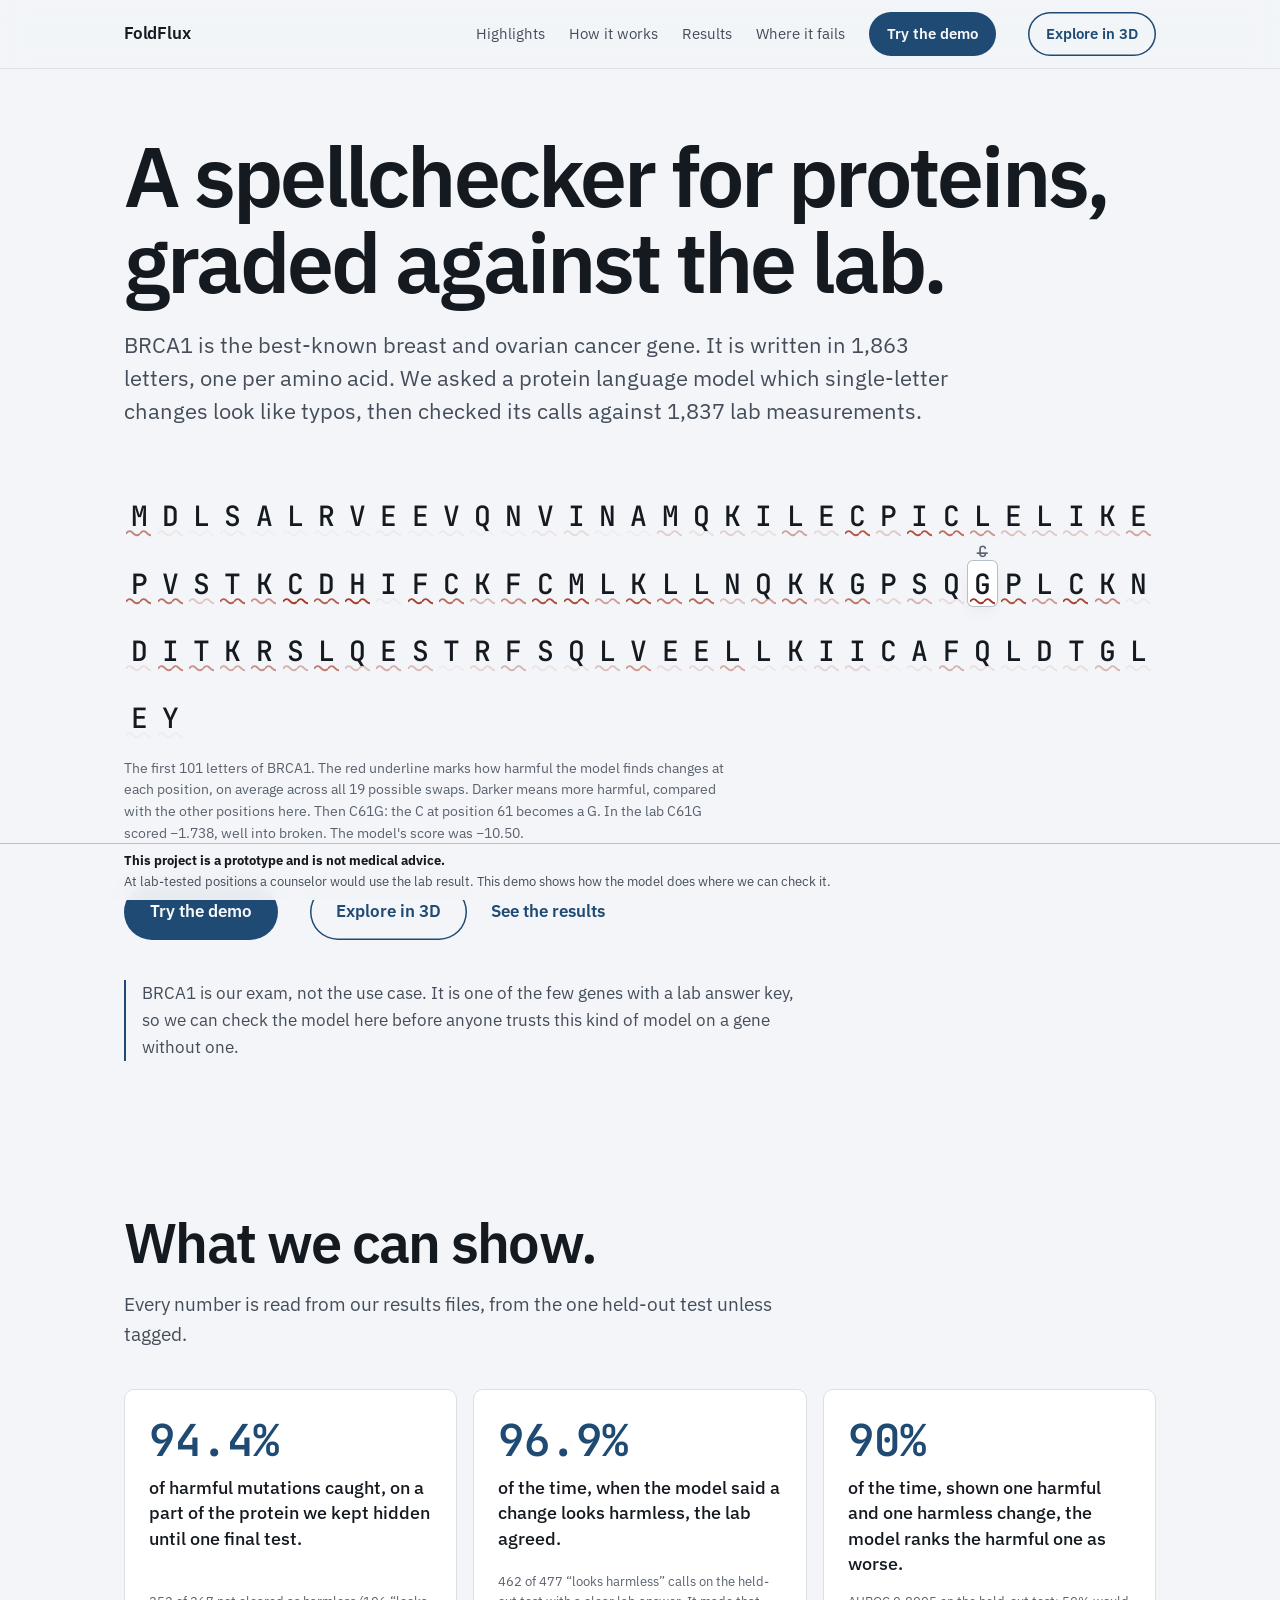
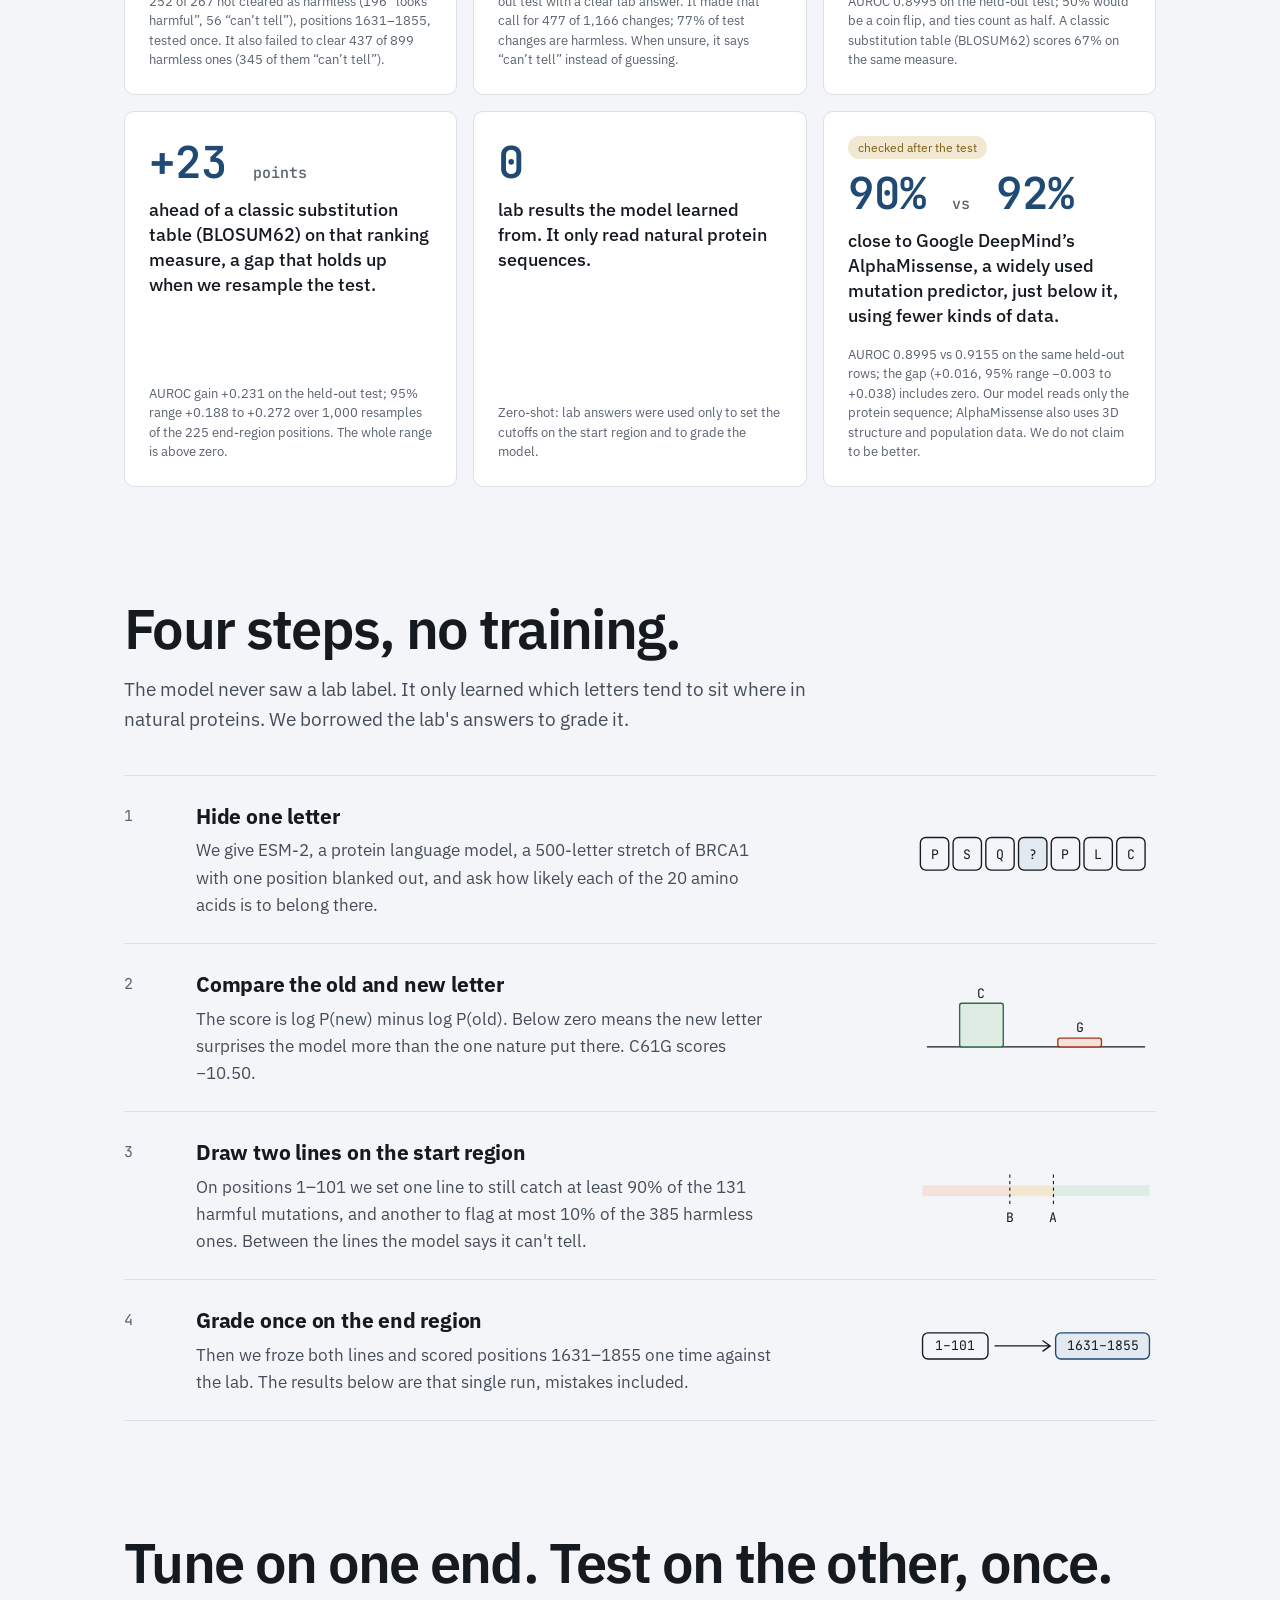
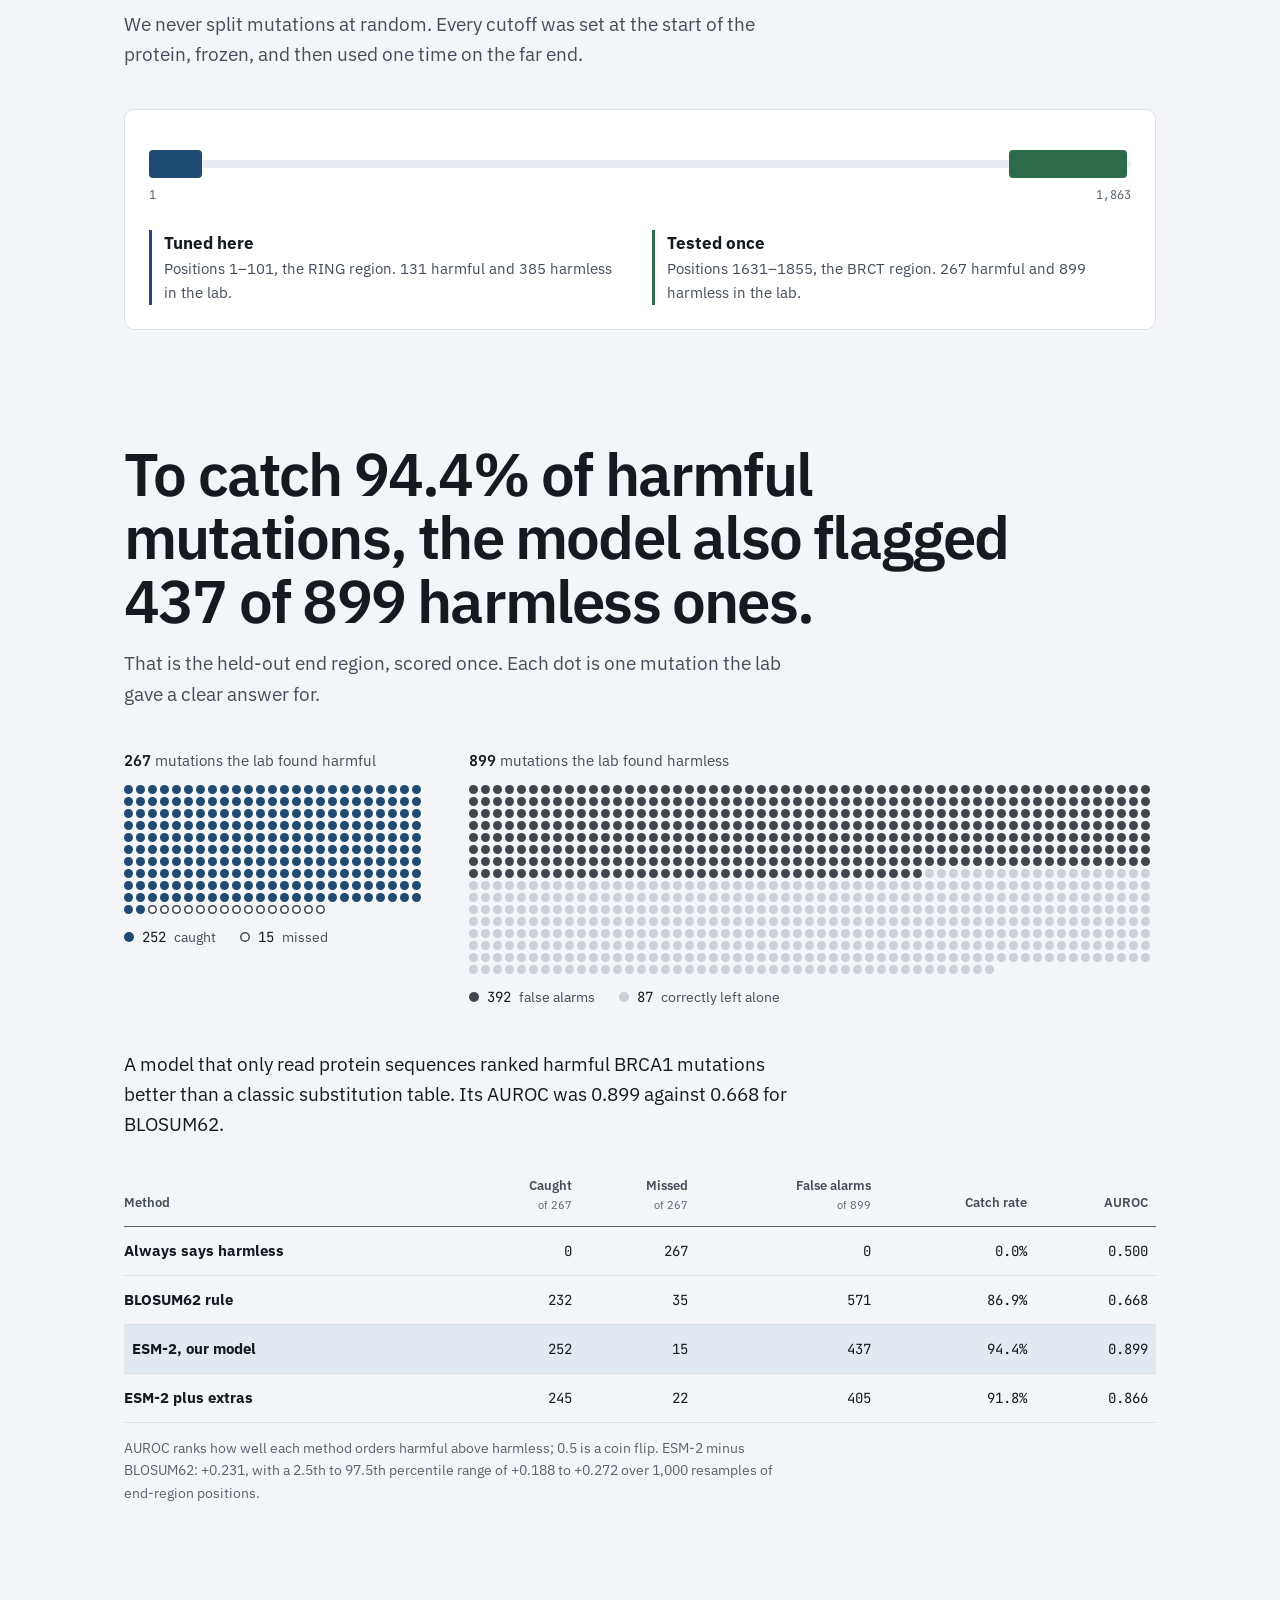
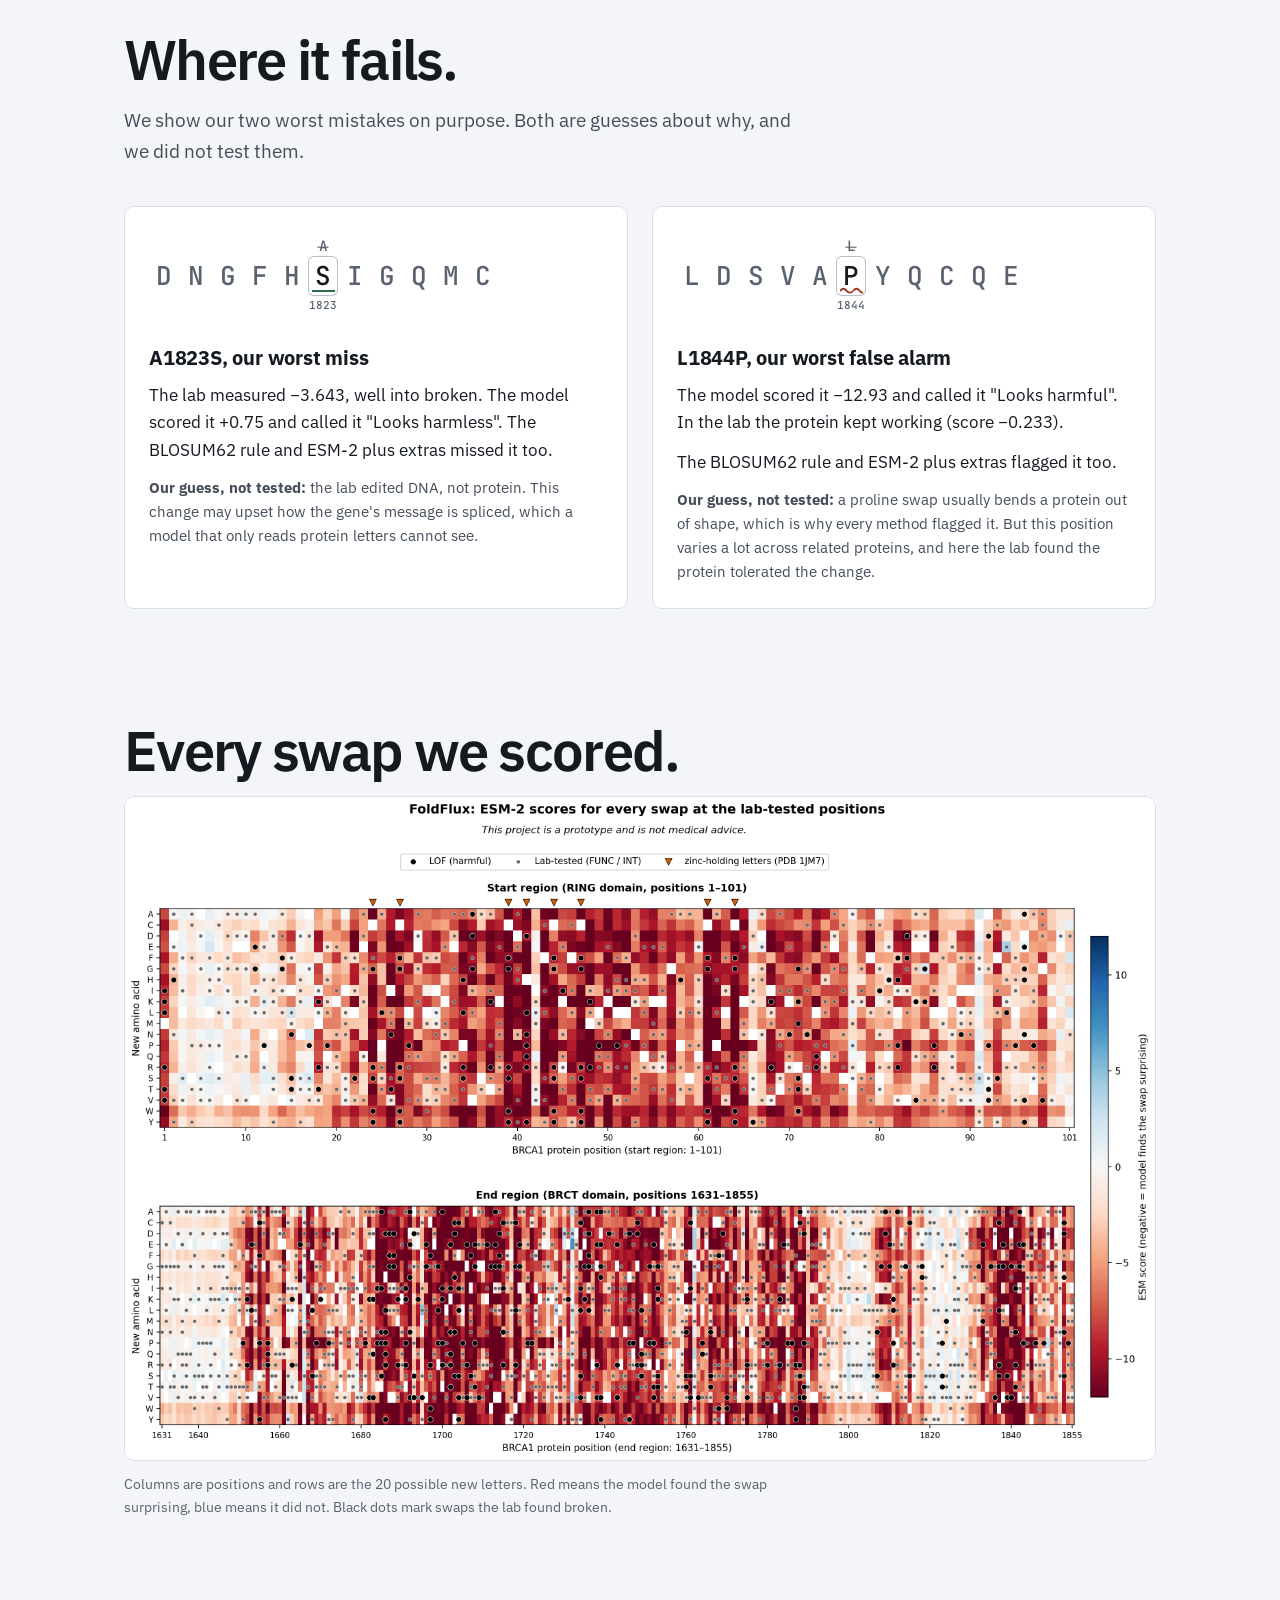
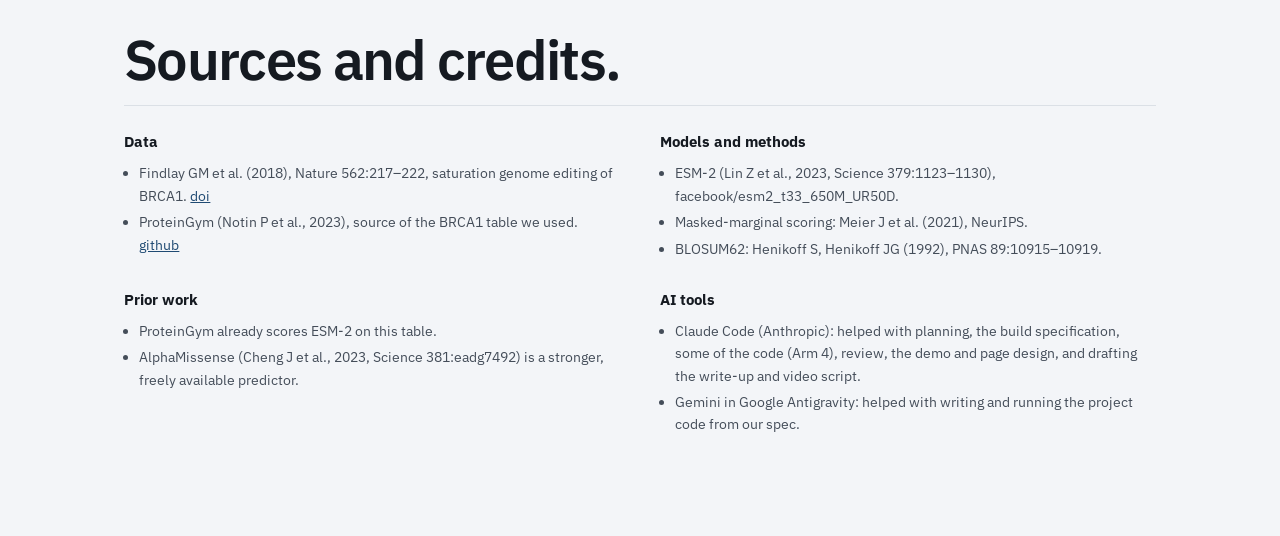
<file: landing/index.html>
<!doctype html>
<html lang="en">
<head>
<meta charset="utf-8">
<meta name="viewport" content="width=device-width, initial-scale=1">
<title>FoldFlux</title>
<meta name="description" content="A prototype that checks a protein language model's calls on BRCA1 letter changes against lab measurements.">
<script>document.documentElement.classList.add("js")</script>
<link rel="preconnect" href="https://fonts.googleapis.com">
<link rel="preconnect" href="https://fonts.gstatic.com" crossorigin>
<link rel="stylesheet" href="https://fonts.googleapis.com/css2?family=IBM+Plex+Sans:wght@400;500;600&family=JetBrains+Mono:wght@400;500&display=swap">
<style>:root {
  --bg: #f3f5f8;
  --surface: #ffffff;
  --sunk: #e8ecf1;
  --ink: #151a21;
  --ink-2: #444d59;
  --ink-3: #59626e;
  --rule: #dbe0e6;
  --rule-strong: #b6bec8;
  --accent: #1f4a73;
  --accent-2: #173a5b;
  --accent-soft: #e2e9f0;
  --harmful: #a3341f;
  --harmful-soft: #f3e1dc;
  --harmless: #2d6a4c;
  --harmless-soft: #dfece4;
  --cant: #7f5c12;
  --cant-soft: #f2e8d2;
  --slate: #3f4650;
  --s1: 4px;
  --s2: 8px;
  --s3: 12px;
  --s4: 16px;
  --s5: 24px;
  --s6: 40px;
  --s7: 64px;
  --s8: 112px;
  --radius: 10px;
  --out: cubic-bezier(0.16, 1, 0.3, 1);
  --spring: cubic-bezier(0.34, 1.4, 0.5, 1);
  --sans: "IBM Plex Sans", -apple-system, "Segoe UI", Roboto, "Helvetica Neue", Arial, sans-serif;
  --mono: "JetBrains Mono", ui-monospace, "Cascadia Mono", Consolas, Menlo, monospace;
  --wave: url("data:image/svg+xml;utf8,<svg xmlns='http://www.w3.org/2000/svg' width='12' height='6' viewBox='0 0 12 6'><path d='M0 4 Q3 0 6 3.5 T12 4' fill='none' stroke='%23a3341f' stroke-width='1.6'/></svg>");
  color-scheme: light;
}

* {
  box-sizing: border-box;
}

html {
  overflow-x: clip;
  scroll-behavior: smooth;
  scroll-padding-top: 72px;
}

body {
  margin: 0;
  background: var(--bg);
  color: var(--ink);
  font-family: var(--sans);
  font-size: 17px;
  line-height: 1.6;
  -webkit-font-smoothing: antialiased;
  padding-bottom: 96px;
}

a {
  color: var(--accent);
}

a:focus-visible, .btn:focus-visible {
  outline: 2px solid var(--accent);
  outline-offset: 3px;
  border-radius: 4px;
}

.skip {
  position: absolute;
  left: -9999px;
  top: 8px;
  z-index: 100;
  background: var(--surface);
  padding: var(--s2) var(--s3);
}

.skip:focus {
  left: 8px;
}

.bar {
  position: sticky;
  top: 0;
  z-index: 40;
  background: rgba(243, 245, 248, 0.86);
  -webkit-backdrop-filter: saturate(1.4) blur(12px);
  backdrop-filter: saturate(1.4) blur(12px);
  border-bottom: 1px solid var(--rule);
}

.bar-in {
  max-width: 1080px;
  margin: 0 auto;
  padding: var(--s3) var(--s5);
  display: flex;
  align-items: center;
  gap: var(--s5);
}

.name {
  font-weight: 600;
  color: var(--ink);
  text-decoration: none;
  letter-spacing: -0.01em;
}

.bar nav {
  display: flex;
  gap: var(--s5);
  margin-left: auto;
  font-size: 15px;
}

.bar nav a {
  color: var(--ink-2);
  text-decoration: none;
  transition: color 150ms ease;
}

.bar nav a:hover {
  color: var(--ink);
}

.btn {
  display: inline-flex;
  align-items: center;
  justify-content: center;
  background: var(--accent);
  color: #f7f8fa;
  text-decoration: none;
  font-weight: 600;
  font-size: 15px;
  padding: 10px 18px;
  border-radius: 999px;
  cursor: pointer;
  transition: background-color 150ms ease, transform 150ms ease;
}

.btn:hover {
  background: var(--accent-2);
}

.btn:active {
  transform: scale(0.98);
}

.btn-alt {
  background: transparent;
  color: var(--accent);
  box-shadow: inset 0 0 0 1.5px var(--accent);
  margin-left: 8px;
}

.btn-alt:hover {
  background: var(--accent);
  color: #f7f8fa;
}

main {
  max-width: 1080px;
  margin: 0 auto;
  padding: 0 var(--s5);
}

.hero {
  padding: var(--s7) 0 var(--s6);
}

.hero h1 {
  font-size: clamp(40px, 6.6vw, 84px);
  line-height: 1.02;
  letter-spacing: -0.035em;
  font-weight: 600;
  margin: 0 0 var(--s5);
  max-width: 13em;
}

.lead {
  font-size: clamp(18px, 2vw, 22px);
  line-height: 1.5;
  color: var(--ink-2);
  max-width: 38em;
  margin: 0 0 var(--s6);
}

.seq {
  display: flex;
  flex-wrap: wrap;
  gap: 0.7em 1px;
  font-family: var(--mono);
  font-size: clamp(17px, 2.5vw, 28px);
  font-weight: 500;
  line-height: 1;
  padding-top: 0.9em;
  margin: 0 0 var(--s4);
}

.lt {
  position: relative;
  display: grid;
  place-items: center;
  width: 1.08em;
  height: 1.7em;
  color: var(--ink);
}

.lt > i {
  position: absolute;
  left: 8%;
  right: 8%;
  bottom: 0.1em;
  height: 0.32em;
  background: var(--wave) repeat-x left center / 0.5em 100%;
  opacity: calc(0.04 + var(--h) * 0.96);
  transform-origin: left center;
}

.lt.hit {
  background: var(--surface);
  border-radius: 6px;
  box-shadow: inset 0 0 0 1px var(--rule-strong), 0 8px 20px -12px rgba(21, 26, 33, 0.35);
}

.lt.hit .old, .lt.hit .new, .aa.hit .old, .aa.hit .new {
  grid-area: 1 / 1;
  display: inline-block;
}

.lt.hit .old, .aa.hit .old {
  position: relative;
  color: var(--ink-3);
  transform: translateY(-1.15em) scale(0.55);
}

.lt.hit .old::after, .aa.hit .old::after {
  content: "";
  position: absolute;
  left: -10%;
  right: -10%;
  top: 52%;
  height: 0.09em;
  background: currentColor;
}

.cap {
  font-size: 14px;
  line-height: 1.55;
  color: var(--ink-3);
  max-width: 44em;
  margin: 0 0 var(--s6);
}

.hero-cta {
  display: flex;
  align-items: center;
  gap: var(--s5);
  margin-bottom: var(--s6);
}

.hero-cta .btn {
  font-size: 17px;
  padding: 14px 26px;
}

.link {
  font-weight: 600;
  text-decoration: none;
}

.link:hover {
  text-decoration: underline;
}

.exam {
  max-width: 40em;
  color: var(--ink-2);
  border-left: 2px solid var(--accent);
  padding-left: var(--s4);
  margin: 0;
}

.sec {
  padding: var(--s8) 0 0;
}

.sec h2 {
  font-size: clamp(32px, 4.4vw, 56px);
  line-height: 1.06;
  letter-spacing: -0.03em;
  font-weight: 600;
  margin: 0 0 var(--s4);
  max-width: 18em;
}

.sec h2.big {
  font-size: clamp(32px, 4.8vw, 60px);
  max-width: 16em;
}

.sub {
  font-size: 19px;
  color: var(--ink-2);
  max-width: 36em;
  margin: 0 0 var(--s6);
}

.steps {
  list-style: none;
  margin: 0;
  padding: 0;
  border-top: 1px solid var(--rule);
}

.steps li {
  display: grid;
  grid-template-columns: 48px minmax(0, 1fr) 240px;
  gap: var(--s5);
  align-items: center;
  padding: var(--s5) 0;
  border-bottom: 1px solid var(--rule);
}

.steps .n {
  font-family: var(--mono);
  font-size: 15px;
  color: var(--ink-3);
  align-self: start;
  padding-top: 4px;
}

.steps h3 {
  font-size: 21px;
  letter-spacing: -0.01em;
  margin: 0 0 var(--s1);
}

.steps p {
  margin: 0;
  color: var(--ink-2);
  max-width: 34em;
}

.dia svg {
  width: 100%;
  height: auto;
  color: var(--ink);
  font-family: var(--mono);
  font-size: 12px;
  overflow: visible;
}

.dia text {
  fill: currentColor;
}

.pmap {
  margin: 0;
  background: var(--surface);
  border: 1px solid var(--rule);
  border-radius: var(--radius);
  padding: var(--s6) var(--s5) var(--s5);
}

.rail {
  position: relative;
  height: 28px;
}

.rail i {
  position: absolute;
  top: 0;
  bottom: 0;
  border-radius: 4px;
}

.rail .body {
  left: 0;
  right: 0;
  top: 10px;
  bottom: 10px;
  background: var(--sunk);
  transform-origin: left center;
}

.rail .reg {
  min-width: 6px;
  transform-origin: left center;
}

.rail .tune {
  background: var(--accent);
}

.rail .test {
  background: var(--harmless);
}

.ticks {
  display: flex;
  justify-content: space-between;
  font-family: var(--mono);
  font-size: 12px;
  color: var(--ink-3);
  margin-top: var(--s2);
}

.tags {
  display: grid;
  grid-template-columns: 1fr 1fr;
  gap: var(--s5);
  margin-top: var(--s5);
}

.tag {
  font-size: 15px;
  color: var(--ink-2);
  padding-left: var(--s3);
  border-left: 3px solid var(--accent);
}

.tag.test {
  border-left-color: var(--harmless);
}

.tag b {
  display: block;
  color: var(--ink);
  font-size: 17px;
}

.wins {
  display: grid;
  grid-template-columns: repeat(auto-fill, minmax(280px, 1fr));
  gap: var(--s4);
  margin-top: var(--s5);
}

.win {
  background: var(--surface);
  border: 1px solid var(--rule);
  border-radius: var(--radius);
  padding: var(--s5);
  display: flex;
  flex-direction: column;
  gap: var(--s2);
}

.win-tag {
  align-self: flex-start;
  font-size: 12px;
  color: var(--cant);
  background: var(--cant-soft);
  border-radius: 999px;
  padding: 2px 10px;
}

.win-big {
  margin: 0;
  font-family: var(--mono);
  font-size: 44px;
  font-weight: 600;
  color: var(--accent);
  line-height: 1.2;
}

.win-big small {
  font-size: 15px;
  font-weight: 500;
  color: var(--ink-3);
}

.win h3 {
  margin: 0;
  font-size: 18px;
  font-weight: 500;
  line-height: 1.4;
}

.win-fine {
  margin: auto 0 0;
  padding-top: var(--s2);
  font-size: 13px;
  line-height: 1.5;
  color: var(--ink-3);
}

.fields {
  display: grid;
  grid-template-columns: minmax(0, 267fr) minmax(0, 600fr);
  gap: var(--s6);
  margin-bottom: var(--s6);
}

.field {
  margin: 0;
}

.field figcaption {
  font-size: 15px;
  color: var(--ink-2);
  margin-bottom: var(--s3);
}

.field figcaption b {
  font-family: var(--mono);
  color: var(--ink);
}

.dots {
  display: grid;
  grid-template-columns: repeat(auto-fill, 9px);
  gap: 3px;
}

.dots i {
  width: 9px;
  height: 9px;
  border-radius: 50%;
}

.d-caught, .sw.d-caught {
  background: var(--accent);
}

.d-missed, .sw.d-missed {
  background: var(--surface);
  box-shadow: inset 0 0 0 1.5px var(--slate);
}

.d-alarm, .sw.d-alarm {
  background: var(--slate);
}

.d-cleared, .sw.d-cleared {
  background: #c9d0d8;
}

.key {
  list-style: none;
  display: flex;
  flex-wrap: wrap;
  gap: var(--s2) var(--s5);
  padding: 0;
  margin: var(--s3) 0 0;
  font-size: 14px;
  color: var(--ink-2);
}

.key li {
  display: flex;
  align-items: center;
  gap: var(--s2);
}

.sw {
  display: inline-block;
  width: 10px;
  height: 10px;
  border-radius: 50%;
}

.lead2 {
  font-size: 19px;
  max-width: 36em;
  margin: 0 0 var(--s5);
}

.tw {
  overflow-x: auto;
}

.arms {
  width: 100%;
  border-collapse: collapse;
  font-size: 15px;
}

.arms th, .arms td {
  padding: var(--s3) var(--s2);
  border-bottom: 1px solid var(--rule);
  text-align: right;
  font-variant-numeric: tabular-nums;
}

.arms td {
  font-family: var(--mono);
  font-size: 14px;
}

.arms th:first-child {
  text-align: left;
  padding-left: 0;
}

.arms thead th {
  font-size: 13px;
  font-weight: 600;
  color: var(--ink-2);
  border-bottom: 1px solid var(--ink-3);
  vertical-align: bottom;
}

.arms small {
  display: block;
  font-weight: 400;
  color: var(--ink-3);
}

.arms tr.ours th, .arms tr.ours td {
  background: var(--accent-soft);
}

.arms tr.ours th {
  padding-left: var(--s2);
}

.fine {
  font-size: 14px;
  color: var(--ink-3);
  max-width: 48em;
}

.cases {
  display: grid;
  grid-template-columns: 1fr 1fr;
  gap: var(--s5);
}

.case {
  background: var(--surface);
  border: 1px solid var(--rule);
  border-radius: var(--radius);
  padding: var(--s5);
}

.case h3 {
  font-size: 20px;
  letter-spacing: -0.01em;
  margin: var(--s4) 0 var(--s2);
}

.case p {
  margin: 0 0 var(--s3);
  color: var(--ink);
}

.case .guess {
  color: var(--ink-2);
  font-size: 15px;
  margin: 0;
}

.strip {
  display: flex;
  gap: 2px;
  padding: 0.95em 0 1.15em;
  font-family: var(--mono);
  font-size: clamp(18px, 2.6vw, 26px);
  font-weight: 500;
  line-height: 1;
}

.aa {
  position: relative;
  display: grid;
  place-items: center;
  width: 1.15em;
  height: 1.55em;
  color: var(--ink-3);
}

.aa.hit {
  color: var(--ink);
  border-radius: 6px;
  box-shadow: inset 0 0 0 1px var(--rule-strong);
}

.aa.hit > i {
  position: absolute;
  left: 12%;
  right: 12%;
  bottom: 0.08em;
  height: 0.3em;
  transform-origin: left center;
}

.k-harmful > i {
  background: var(--wave) repeat-x left center / 0.5em 100%;
}

.k-harmless > i {
  height: 2px !important;
  bottom: 0.18em !important;
  background: var(--harmless);
}

.pos {
  position: absolute;
  top: 100%;
  margin-top: 4px;
  font-size: 11px;
  color: var(--ink-3);
}

.heat {
  margin: 0;
}

.heat img {
  display: block;
  width: 100%;
  height: auto;
  border-radius: var(--radius);
  border: 1px solid var(--rule);
  background: var(--surface);
}

.heat figcaption {
  font-size: 14px;
  color: var(--ink-3);
  margin-top: var(--s3);
  max-width: 48em;
}

.limits {
  list-style: none;
  padding: 0;
  margin: 0 0 var(--s7);
  display: grid;
  grid-template-columns: repeat(3, minmax(0, 1fr));
  gap: var(--s5);
}

.limits h3 {
  font-size: 19px;
  margin: 0 0 var(--s2);
}

.limits p {
  margin: 0;
  color: var(--ink-2);
  font-size: 16px;
}

.credits {
  display: grid;
  grid-template-columns: repeat(2, minmax(0, 1fr));
  gap: var(--s5) var(--s6);
  padding-top: var(--s5);
  border-top: 1px solid var(--rule);
  font-size: 14px;
  color: var(--ink-2);
}

.credits h3 {
  font-size: 15px;
  margin: 0 0 var(--s2);
  color: var(--ink);
}

.credits ul {
  margin: 0;
  padding-left: 1.1em;
}

.credits li {
  margin-bottom: var(--s1);
}

.notes {
  position: fixed;
  left: 0;
  right: 0;
  bottom: 0;
  z-index: 40;
  background: rgba(243, 245, 248, 0.94);
  -webkit-backdrop-filter: blur(10px);
  backdrop-filter: blur(10px);
  border-top: 1px solid var(--rule-strong);
}

.notes-in {
  max-width: 1080px;
  margin: 0 auto;
  padding: var(--s2) var(--s5);
  display: flex;
  flex-wrap: wrap;
  gap: 2px var(--s4);
  font-size: 13px;
  line-height: 1.45;
  color: var(--ink-2);
}

.notes-in b {
  color: var(--ink);
}

@media (max-width: 860px) {
  .bar nav {
    display: none;
  }
  .bar .btn {
    margin-left: auto;
  }
  .steps li {
    grid-template-columns: 32px minmax(0, 1fr);
  }
  .steps .dia {
    grid-column: 2;
    max-width: 260px;
  }
  .fields, .cases, .tags, .limits, .credits {
    grid-template-columns: minmax(0, 1fr);
  }
}

@media (max-width: 520px) {
  header .btn-alt {
    display: none;
  }
  .btn {
    white-space: nowrap;
  }
  body {
    font-size: 16px;
    padding-bottom: 120px;
  }
  main, .bar-in, .notes-in {
    padding-left: var(--s4);
    padding-right: var(--s4);
  }
  .hero {
    padding-top: var(--s7);
  }
  .sec {
    padding-top: var(--s7);
  }
  .sub, .lead2 {
    font-size: 17px;
  }
  .hero-cta {
    flex-wrap: wrap;
  }
  .arms {
    font-size: 13px;
  }
  .arms td {
    font-size: 12.5px;
  }
  .arms th, .arms td {
    padding: var(--s2) 3px;
  }
  .notes-in {
    font-size: 12px;
  }
}

@media (prefers-reduced-motion: no-preference) {
  html.js .lt {
    animation: lt-in 500ms var(--out) both;
    animation-delay: calc(var(--i) * 9ms + 120ms);
  }

  html.js .lt > i {
    animation: draw-x 420ms var(--out) both;
    animation-delay: calc(var(--i) * 11ms + 1000ms);
  }

  html.js .lt.hit {
    animation: lt-in 500ms var(--out) both, lift 600ms var(--out) 2250ms both;
    animation-delay: calc(var(--i) * 9ms + 120ms), 2250ms;
  }

  html.js .lt.hit .old {
    animation: old-out 560ms var(--out) 2500ms both;
  }

  html.js .lt.hit .old::after {
    animation: draw-x 240ms var(--out) 2350ms both;
  }

  html.js .lt.hit .new {
    animation: new-in 600ms var(--spring) 2750ms both;
  }

  html.js .hero .cap, html.js .hero-cta, html.js .hero .exam {
    animation: fade 700ms var(--out) both;
  }

  html.js .hero .cap { animation-delay: 2900ms; }
  html.js .hero-cta { animation-delay: 1500ms; }
  html.js .hero .exam { animation-delay: 1700ms; }

  html.js [data-anim] .pc {
    opacity: 0;
    transform: translateY(8px);
    transform-box: fill-box;
    transform-origin: center;
  }

  html.js [data-anim] .pc.grow {
    transform: scaleY(0);
    transform-origin: center bottom;
  }

  html.js [data-anim] .pc.wipe {
    transform: scaleX(0);
    transform-origin: left center;
  }

  html.js [data-anim] .pc.drop {
    transform: translateY(-12px);
  }

  html.js [data-anim].in .pc {
    opacity: 1;
    transform: none;
    transition: opacity 500ms var(--out), transform 700ms var(--spring);
    transition-delay: calc(var(--j) * 90ms + 150ms);
  }

  html.js .pmap .body, html.js .pmap .reg {
    transform: scaleX(0);
  }

  html.js .pmap.in .body {
    transform: none;
    transition: transform 1000ms var(--out) 100ms;
  }

  html.js .pmap.in .reg.tune {
    transform: none;
    transition: transform 500ms var(--out) 700ms;
  }

  html.js .pmap.in .reg.test {
    transform: none;
    transition: transform 800ms var(--out) 1000ms;
  }

  html.js .pmap .tag {
    opacity: 0;
  }

  html.js .pmap.in .tag {
    opacity: 1;
    transition: opacity 600ms var(--out) 1300ms;
  }

  html.js .dots i {
    opacity: 0;
    transform: scale(0.4);
  }

  html.js .dots.in i {
    opacity: 1;
    transform: none;
    transition: opacity 300ms var(--out), transform 400ms var(--spring);
    transition-delay: calc(var(--i) * 1.6ms);
  }

  html.js .strip .hit .old {
    transform: none;
    color: var(--ink);
  }

  html.js .strip .hit .old::after {
    transform: scaleX(0);
    transform-origin: left center;
  }

  html.js .strip .hit .new {
    opacity: 0;
    transform: translateY(0.6em);
  }

  html.js .strip .hit > i {
    transform: scaleX(0);
  }

  html.js .strip.in .hit .old::after {
    transform: none;
    transition: transform 240ms var(--out) 300ms;
  }

  html.js .strip.in .hit .old {
    transform: translateY(-1.15em) scale(0.55);
    color: var(--ink-3);
    transition: transform 560ms var(--out) 500ms, color 560ms var(--out) 500ms;
  }

  html.js .strip.in .hit .new {
    opacity: 1;
    transform: none;
    transition: opacity 400ms var(--out) 750ms, transform 600ms var(--spring) 750ms;
  }

  html.js .strip.in .hit > i {
    transform: none;
    transition: transform 500ms var(--out) 1150ms;
  }

  html.js .heat img {
    clip-path: inset(0 100% 0 0 round 10px);
  }

  html.js .heat.in img {
    clip-path: inset(0 0 0 0 round 10px);
    transition: clip-path 1200ms var(--out) 100ms;
  }
}

@keyframes lt-in {
  from { opacity: 0; transform: translateY(0.4em); }
  to { opacity: 1; transform: none; }
}

@keyframes draw-x {
  from { transform: scaleX(0); }
  to { transform: scaleX(1); }
}

@keyframes lift {
  from { box-shadow: inset 0 0 0 1px transparent; background: transparent; }
  to { box-shadow: inset 0 0 0 1px var(--rule-strong), 0 8px 20px -12px rgba(21, 26, 33, 0.35); background: var(--surface); }
}

@keyframes old-out {
  from { transform: none; color: var(--ink); }
  to { transform: translateY(-1.15em) scale(0.55); color: var(--ink-3); }
}

@keyframes new-in {
  from { opacity: 0; transform: translateY(0.6em) scale(0.9); }
  to { opacity: 1; transform: none; }
}

@keyframes fade {
  from { opacity: 0; }
  to { opacity: 1; }
}

.lt::before {
  content: attr(data-tip);
  position: absolute;
  bottom: calc(100% + 10px);
  left: 50%;
  width: max-content;
  max-width: 240px;
  padding: 8px 10px;
  font-family: var(--sans);
  font-size: 13px;
  font-weight: 400;
  line-height: 1.4;
  color: #f3f5f8;
  background: var(--ink);
  border-radius: 8px;
  white-space: normal;
  pointer-events: none;
  display: none;
  transform: translate(-50%, 0);
  z-index: 5;
}

.lt:hover::before {
  display: block;
  animation: tip 150ms ease both;
}

@keyframes tip {
  from { opacity: 0; translate: 0 4px; }
  to { opacity: 1; translate: 0 0; }
}

.lt:hover {
  color: var(--accent);
}

.lt:hover > i {
  opacity: 1;
}

.lt.hit::after {
  content: "";
  position: absolute;
  inset: 0;
  border-radius: 8px;
  border: 1.5px solid var(--accent);
  opacity: 0;
  pointer-events: none;
}

.tick {
  font-family: var(--mono);
  font-variant-numeric: tabular-nums;
  color: var(--ink);
}

@media (hover: none) {
  .lt::before {
    display: none;
  }
}

@media (prefers-reduced-motion: no-preference) {
  html.js .lt {
    animation: lt-in 500ms var(--out) both, bob 760ms var(--out) both;
    animation-delay: calc(var(--i) * 9ms + 120ms), var(--rd, 2900ms);
  }

  html.js .lt.hit {
    animation: lt-in 500ms var(--out) both, lift 600ms var(--out) both;
    animation-delay: calc(var(--i) * 9ms + 120ms), 2250ms;
  }

  html.js .lt.hit::after {
    animation: ring 1100ms var(--out) 2850ms backwards;
  }
}

@keyframes bob {
  0% { translate: 0 0; }
  35% { translate: 0 -0.22em; }
  100% { translate: 0 0; }
}

@keyframes ring {
  0% { opacity: 0.7; transform: scale(1); }
  100% { opacity: 0; transform: scale(5.5); }
}
</style>
</head>
<body>
<a class="skip" href="#main">Skip to content</a>
<header class="bar">
  <div class="bar-in">
    <a class="name" href="#top">FoldFlux</a>
    <nav aria-label="Sections">
      <a href="#wins">Highlights</a>
      <a href="#how">How it works</a>
      <a href="#results">Results</a>
      <a href="#fails">Where it fails</a>
    </nav>
    <a class="btn" href="https://brca-spellcheck.onrender.com/tool/">Try the demo</a> <a class="btn btn-alt" href="https://brca-spellcheck.onrender.com/explorer/">Explore in 3D</a>
  </div>
</header>
<main id="main">
<section class="hero" id="top">
  <h1>A spellchecker for proteins, graded against the lab.</h1>
  <p class="lead">BRCA1 is the best-known breast and ovarian cancer gene. It is written in 1,863 letters, one per amino acid. We asked a protein language model which single-letter changes look like typos, then checked its calls against 1,837 lab measurements.</p>
  <div class="seq" role="img" aria-label="BRCA1 positions 1 to 101: MDLSALRVEEVQNVINAMQKILECPICLELIKEPVSTKCDHIFCKFCMLKLLNQKKGPSQCPLCKNDITKRSLQESTRFSQLVEELLKIICAFQLDTGLEY. The cysteine at position 61 is replaced by glycine."><span class="lt" style="--i:0;--h:0.579" data-tip="Position 1 (M). Changes here look more harmful than at 78% of these positions.">M<i></i></span><span class="lt" style="--i:1;--h:0.036" data-tip="Position 2 (D). Changes here look more harmful than at 22% of these positions.">D<i></i></span><span class="lt" style="--i:2;--h:0.000" data-tip="Position 3 (L). Changes here look more harmful than at 2% of these positions.">L<i></i></span><span class="lt" style="--i:3;--h:0.013" data-tip="Position 4 (S). Changes here look more harmful than at 14% of these positions.">S<i></i></span><span class="lt" style="--i:4;--h:0.000" data-tip="Position 5 (A). Changes here look more harmful than at 3% of these positions.">A<i></i></span><span class="lt" style="--i:5;--h:0.000" data-tip="Position 6 (L). Changes here look more harmful than at 1% of these positions.">L<i></i></span><span class="lt" style="--i:6;--h:0.001" data-tip="Position 7 (R). Changes here look more harmful than at 5% of these positions.">R<i></i></span><span class="lt" style="--i:7;--h:0.008" data-tip="Position 8 (V). Changes here look more harmful than at 11% of these positions.">V<i></i></span><span class="lt" style="--i:8;--h:0.018" data-tip="Position 9 (E). Changes here look more harmful than at 16% of these positions.">E<i></i></span><span class="lt" style="--i:9;--h:0.003" data-tip="Position 10 (E). Changes here look more harmful than at 7% of these positions.">E<i></i></span><span class="lt" style="--i:10;--h:0.029" data-tip="Position 11 (V). Changes here look more harmful than at 20% of these positions.">V<i></i></span><span class="lt" style="--i:11;--h:0.001" data-tip="Position 12 (Q). Changes here look more harmful than at 4% of these positions.">Q<i></i></span><span class="lt" style="--i:12;--h:0.006" data-tip="Position 13 (N). Changes here look more harmful than at 10% of these positions.">N<i></i></span><span class="lt" style="--i:13;--h:0.043" data-tip="Position 14 (V). Changes here look more harmful than at 24% of these positions.">V<i></i></span><span class="lt" style="--i:14;--h:0.106" data-tip="Position 15 (I). Changes here look more harmful than at 36% of these positions.">I<i></i></span><span class="lt" style="--i:15;--h:0.009" data-tip="Position 16 (N). Changes here look more harmful than at 12% of these positions.">N<i></i></span><span class="lt" style="--i:16;--h:0.002" data-tip="Position 17 (A). Changes here look more harmful than at 6% of these positions.">A<i></i></span><span class="lt" style="--i:17;--h:0.173" data-tip="Position 18 (M). Changes here look more harmful than at 45% of these positions.">M<i></i></span><span class="lt" style="--i:18;--h:0.071" data-tip="Position 19 (Q). Changes here look more harmful than at 30% of these positions.">Q<i></i></span><span class="lt" style="--i:19;--h:0.164" data-tip="Position 20 (K). Changes here look more harmful than at 44% of these positions.">K<i></i></span><span class="lt" style="--i:20;--h:0.066" data-tip="Position 21 (I). Changes here look more harmful than at 29% of these positions.">I<i></i></span><span class="lt" style="--i:21;--h:0.401" data-tip="Position 22 (L). Changes here look more harmful than at 66% of these positions.">L<i></i></span><span class="lt" style="--i:22;--h:0.112" data-tip="Position 23 (E). Changes here look more harmful than at 37% of these positions.">E<i></i></span><span class="lt" style="--i:23;--h:0.813" data-tip="Position 24 (C). Changes here look more harmful than at 91% of these positions.">C<i></i></span><span class="lt" style="--i:24;--h:0.199" data-tip="Position 25 (P). Changes here look more harmful than at 48% of these positions.">P<i></i></span><span class="lt" style="--i:25;--h:0.832" data-tip="Position 26 (I). Changes here look more harmful than at 92% of these positions.">I<i></i></span><span class="lt" style="--i:26;--h:0.681" data-tip="Position 27 (C). Changes here look more harmful than at 84% of these positions.">C<i></i></span><span class="lt" style="--i:27;--h:0.471" data-tip="Position 28 (L). Changes here look more harmful than at 71% of these positions.">L<i></i></span><span class="lt" style="--i:28;--h:0.237" data-tip="Position 29 (E). Changes here look more harmful than at 52% of these positions.">E<i></i></span><span class="lt" style="--i:29;--h:0.190" data-tip="Position 30 (L). Changes here look more harmful than at 47% of these positions.">L<i></i></span><span class="lt" style="--i:30;--h:0.181" data-tip="Position 31 (I). Changes here look more harmful than at 46% of these positions.">I<i></i></span><span class="lt" style="--i:31;--h:0.156" data-tip="Position 32 (K). Changes here look more harmful than at 43% of these positions.">K<i></i></span><span class="lt" style="--i:32;--h:0.388" data-tip="Position 33 (E). Changes here look more harmful than at 65% of these positions.">E<i></i></span><span class="lt" style="--i:33;--h:0.736" data-tip="Position 34 (P). Changes here look more harmful than at 87% of these positions.">P<i></i></span><span class="lt" style="--i:34;--h:0.664" data-tip="Position 35 (V). Changes here look more harmful than at 83% of these positions.">V<i></i></span><span class="lt" style="--i:35;--h:0.208" data-tip="Position 36 (S). Changes here look more harmful than at 49% of these positions.">S<i></i></span><span class="lt" style="--i:36;--h:0.774" data-tip="Position 37 (T). Changes here look more harmful than at 89% of these positions.">T<i></i></span><span class="lt" style="--i:37;--h:0.485" data-tip="Position 38 (K). Changes here look more harmful than at 72% of these positions.">K<i></i></span><span class="lt" style="--i:38;--h:0.978" data-tip="Position 39 (C). Changes here look more harmful than at 99% of these positions.">C<i></i></span><span class="lt" style="--i:39;--h:0.755" data-tip="Position 40 (D). Changes here look more harmful than at 88% of these positions.">D<i></i></span><span class="lt" style="--i:40;--h:0.957" data-tip="Position 41 (H). Changes here look more harmful than at 98% of these positions.">H<i></i></span><span class="lt" style="--i:41;--h:0.015" data-tip="Position 42 (I). Changes here look more harmful than at 15% of these positions.">I<i></i></span><span class="lt" style="--i:42;--h:0.935" data-tip="Position 43 (F). Changes here look more harmful than at 97% of these positions.">F<i></i></span><span class="lt" style="--i:43;--h:0.699" data-tip="Position 44 (C). Changes here look more harmful than at 85% of these positions.">C<i></i></span><span class="lt" style="--i:44;--h:0.268" data-tip="Position 45 (K). Changes here look more harmful than at 55% of these positions.">K<i></i></span><span class="lt" style="--i:45;--h:0.531" data-tip="Position 46 (F). Changes here look more harmful than at 75% of these positions.">F<i></i></span><span class="lt" style="--i:46;--h:0.873" data-tip="Position 47 (C). Changes here look more harmful than at 94% of these positions.">C<i></i></span><span class="lt" style="--i:47;--h:0.893" data-tip="Position 48 (M). Changes here look more harmful than at 95% of these positions.">M<i></i></span><span class="lt" style="--i:48;--h:0.414" data-tip="Position 49 (L). Changes here look more harmful than at 67% of these positions.">L<i></i></span><span class="lt" style="--i:49;--h:0.793" data-tip="Position 50 (K). Changes here look more harmful than at 90% of these positions.">K<i></i></span><span class="lt" style="--i:50;--h:0.595" data-tip="Position 51 (L). Changes here look more harmful than at 79% of these positions.">L<i></i></span><span class="lt" style="--i:51;--h:0.718" data-tip="Position 52 (L). Changes here look more harmful than at 86% of these positions.">L<i></i></span><span class="lt" style="--i:52;--h:0.227" data-tip="Position 53 (N). Changes here look more harmful than at 51% of these positions.">N<i></i></span><span class="lt" style="--i:53;--h:0.442" data-tip="Position 54 (Q). Changes here look more harmful than at 69% of these positions.">Q<i></i></span><span class="lt" style="--i:54;--h:0.612" data-tip="Position 55 (K). Changes here look more harmful than at 80% of these positions.">K<i></i></span><span class="lt" style="--i:55;--h:0.218" data-tip="Position 56 (K). Changes here look more harmful than at 50% of these positions.">K<i></i></span><span class="lt" style="--i:56;--h:0.646" data-tip="Position 57 (G). Changes here look more harmful than at 82% of these positions.">G<i></i></span><span class="lt" style="--i:57;--h:0.141" data-tip="Position 58 (P). Changes here look more harmful than at 41% of these positions.">P<i></i></span><span class="lt" style="--i:58;--h:0.302" data-tip="Position 59 (S). Changes here look more harmful than at 58% of these positions.">S<i></i></span><span class="lt" style="--i:59;--h:0.099" data-tip="Position 60 (Q). Changes here look more harmful than at 35% of these positions.">Q<i></i></span><span class="lt hit" style="--i:60;--h:1.000" data-tip="Position 61 (C). Changes here look more harmful than at 100% of these positions."><span class="old">C</span><span class="new">G</span><i></i></span><span class="lt" style="--i:61;--h:0.852" data-tip="Position 62 (P). Changes here look more harmful than at 93% of these positions.">P<i></i></span><span class="lt" style="--i:62;--h:0.428" data-tip="Position 63 (L). Changes here look more harmful than at 68% of these positions.">L<i></i></span><span class="lt" style="--i:63;--h:0.914" data-tip="Position 64 (C). Changes here look more harmful than at 96% of these positions.">C<i></i></span><span class="lt" style="--i:64;--h:0.547" data-tip="Position 65 (K). Changes here look more harmful than at 76% of these positions.">K<i></i></span><span class="lt" style="--i:65;--h:0.020" data-tip="Position 66 (N). Changes here look more harmful than at 17% of these positions.">N<i></i></span><span class="lt" style="--i:66;--h:0.082" data-tip="Position 67 (D). Changes here look more harmful than at 32% of these positions.">D<i></i></span><span class="lt" style="--i:67;--h:0.563" data-tip="Position 68 (I). Changes here look more harmful than at 77% of these positions.">I<i></i></span><span class="lt" style="--i:68;--h:0.500" data-tip="Position 69 (T). Changes here look more harmful than at 73% of these positions.">T<i></i></span><span class="lt" style="--i:69;--h:0.375" data-tip="Position 70 (K). Changes here look more harmful than at 64% of these positions.">K<i></i></span><span class="lt" style="--i:70;--h:0.516" data-tip="Position 71 (R). Changes here look more harmful than at 74% of these positions.">R<i></i></span><span class="lt" style="--i:71;--h:0.337" data-tip="Position 72 (S). Changes here look more harmful than at 61% of these positions.">S<i></i></span><span class="lt" style="--i:72;--h:0.629" data-tip="Position 73 (L). Changes here look more harmful than at 81% of these positions.">L<i></i></span><span class="lt" style="--i:73;--h:0.258" data-tip="Position 74 (Q). Changes here look more harmful than at 54% of these positions.">Q<i></i></span><span class="lt" style="--i:74;--h:0.349" data-tip="Position 75 (E). Changes here look more harmful than at 62% of these positions.">E<i></i></span><span class="lt" style="--i:75;--h:0.279" data-tip="Position 76 (S). Changes here look more harmful than at 56% of these positions.">S<i></i></span><span class="lt" style="--i:76;--h:0.011" data-tip="Position 77 (T). Changes here look more harmful than at 13% of these positions.">T<i></i></span><span class="lt" style="--i:77;--h:0.133" data-tip="Position 78 (R). Changes here look more harmful than at 40% of these positions.">R<i></i></span><span class="lt" style="--i:78;--h:0.313" data-tip="Position 79 (F). Changes here look more harmful than at 59% of these positions.">F<i></i></span><span class="lt" style="--i:79;--h:0.047" data-tip="Position 80 (S). Changes here look more harmful than at 25% of these positions.">S<i></i></span><span class="lt" style="--i:80;--h:0.061" data-tip="Position 81 (Q). Changes here look more harmful than at 28% of these positions.">Q<i></i></span><span class="lt" style="--i:81;--h:0.247" data-tip="Position 82 (L). Changes here look more harmful than at 53% of these positions.">L<i></i></span><span class="lt" style="--i:82;--h:0.456" data-tip="Position 83 (V). Changes here look more harmful than at 70% of these positions.">V<i></i></span><span class="lt" style="--i:83;--h:0.093" data-tip="Position 84 (E). Changes here look more harmful than at 34% of these positions.">E<i></i></span><span class="lt" style="--i:84;--h:0.126" data-tip="Position 85 (E). Changes here look more harmful than at 39% of these positions.">E<i></i></span><span class="lt" style="--i:85;--h:0.362" data-tip="Position 86 (L). Changes here look more harmful than at 63% of these positions.">L<i></i></span><span class="lt" style="--i:86;--h:0.026" data-tip="Position 87 (L). Changes here look more harmful than at 19% of these positions.">L<i></i></span><span class="lt" style="--i:87;--h:0.032" data-tip="Position 88 (K). Changes here look more harmful than at 21% of these positions.">K<i></i></span><span class="lt" style="--i:88;--h:0.119" data-tip="Position 89 (I). Changes here look more harmful than at 38% of these positions.">I<i></i></span><span class="lt" style="--i:89;--h:0.148" data-tip="Position 90 (I). Changes here look more harmful than at 42% of these positions.">I<i></i></span><span class="lt" style="--i:90;--h:0.000" data-tip="Position 91 (C). Changes here look more harmful than at 0% of these positions.">C<i></i></span><span class="lt" style="--i:91;--h:0.052" data-tip="Position 92 (A). Changes here look more harmful than at 26% of these positions.">A<i></i></span><span class="lt" style="--i:92;--h:0.325" data-tip="Position 93 (F). Changes here look more harmful than at 60% of these positions.">F<i></i></span><span class="lt" style="--i:93;--h:0.076" data-tip="Position 94 (Q). Changes here look more harmful than at 31% of these positions.">Q<i></i></span><span class="lt" style="--i:94;--h:0.023" data-tip="Position 95 (L). Changes here look more harmful than at 18% of these positions.">L<i></i></span><span class="lt" style="--i:95;--h:0.056" data-tip="Position 96 (D). Changes here look more harmful than at 27% of these positions.">D<i></i></span><span class="lt" style="--i:96;--h:0.087" data-tip="Position 97 (T). Changes here look more harmful than at 33% of these positions.">T<i></i></span><span class="lt" style="--i:97;--h:0.290" data-tip="Position 98 (G). Changes here look more harmful than at 57% of these positions.">G<i></i></span><span class="lt" style="--i:98;--h:0.039" data-tip="Position 99 (L). Changes here look more harmful than at 23% of these positions.">L<i></i></span><span class="lt" style="--i:99;--h:0.005" data-tip="Position 100 (E). Changes here look more harmful than at 9% of these positions.">E<i></i></span><span class="lt" style="--i:100;--h:0.004" data-tip="Position 101 (Y). Changes here look more harmful than at 8% of these positions.">Y<i></i></span></div>
  <p class="cap">The first 101 letters of BRCA1. The red underline marks how harmful the model finds changes at each position, on average across all 19 possible swaps. Darker means more harmful, compared with the other positions here. Then C61G: the C at position 61 becomes a G. In the lab C61G scored −1.738, well into broken. The model's score was −10.50.</p>
  <div class="hero-cta"><a class="btn" href="https://brca-spellcheck.onrender.com/tool/">Try the demo</a> <a class="btn btn-alt" href="https://brca-spellcheck.onrender.com/explorer/">Explore in 3D</a><a class="link" href="#results">See the results</a></div>
  <p class="exam">BRCA1 is our exam, not the use case. It is one of the few genes with a lab answer key, so we can check the model here before anyone trusts this kind of model on a gene without one.</p>
</section>

<section class="sec" id="wins">
  <h2>What we can show.</h2>
  <p class="sub">Every number is read from our results files, from the one held-out test unless tagged.</p>
  <div class="wins"><article class="win"><p class="win-big">94.4%</p><h3>of harmful mutations caught, on a part of the protein we kept hidden until one final test.</h3><p class="win-fine">252 of 267 not cleared as harmless (196 “looks harmful”, 56 “can’t tell”), positions 1631–1855, tested once. It also failed to clear 437 of 899 harmless ones (345 of them “can’t tell”).</p></article><article class="win"><p class="win-big">96.9%</p><h3>of the time, when the model said a change looks harmless, the lab agreed.</h3><p class="win-fine">462 of 477 “looks harmless” calls on the held-out test with a clear lab answer. It made that call for 477 of 1,166 changes; 77% of test changes are harmless. When unsure, it says “can’t tell” instead of guessing.</p></article><article class="win"><p class="win-big">90%</p><h3>of the time, shown one harmful and one harmless change, the model ranks the harmful one as worse.</h3><p class="win-fine">AUROC 0.8995 on the held-out test; 50% would be a coin flip, and ties count as half. A classic substitution table (BLOSUM62) scores 67% on the same measure.</p></article><article class="win"><p class="win-big">+23 <small>points</small></p><h3>ahead of a classic substitution table (BLOSUM62) on that ranking measure, a gap that holds up when we resample the test.</h3><p class="win-fine">AUROC gain +0.231 on the held-out test; 95% range +0.188 to +0.272 over 1,000 resamples of the 225 end-region positions. The whole range is above zero.</p></article><article class="win"><p class="win-big">0</p><h3>lab results the model learned from. It only read natural protein sequences.</h3><p class="win-fine">Zero-shot: lab answers were used only to set the cutoffs on the start region and to grade the model.</p></article><article class="win"><span class="win-tag">checked after the test</span><p class="win-big">90% <small>vs</small> 92%</p><h3>close to Google DeepMind’s AlphaMissense, a widely used mutation predictor, just below it, using fewer kinds of data.</h3><p class="win-fine">AUROC 0.8995 vs 0.9155 on the same held-out rows; the gap (+0.016, 95% range −0.003 to +0.038) includes zero. Our model reads only the protein sequence; AlphaMissense also uses 3D structure and population data. We do not claim to be better.</p></article></div>
</section>

<section class="sec" id="how">
  <h2>Four steps, no training.</h2>
  <p class="sub">The model never saw a lab label. It only learned which letters tend to sit where in natural proteins. We borrowed the lab's answers to grade it.</p>
  <ol class="steps"><li data-anim><span class="n">1</span><div><h3>Hide one letter</h3><p>We give ESM-2, a protein language model, a 500-letter stretch of BRCA1 with one position blanked out, and ask how likely each of the 20 amino acids is to belong there.</p></div><div class="dia"><svg viewBox="0 0 220 64" aria-hidden="true"><g class="pc" style="--j:0"><rect x="4" y="16" width="26" height="30" rx="5" fill="none" stroke="currentColor" stroke-width="1.25"/><text x="17" y="36" text-anchor="middle">P</text></g><g class="pc" style="--j:1"><rect x="34" y="16" width="26" height="30" rx="5" fill="none" stroke="currentColor" stroke-width="1.25"/><text x="47" y="36" text-anchor="middle">S</text></g><g class="pc" style="--j:2"><rect x="64" y="16" width="26" height="30" rx="5" fill="none" stroke="currentColor" stroke-width="1.25"/><text x="77" y="36" text-anchor="middle">Q</text></g><g class="pc" style="--j:3"><rect x="94" y="16" width="26" height="30" rx="5" fill="var(--accent-soft)" stroke="currentColor" stroke-width="1.25" stroke-dasharray=&quot;3 3&quot;/><text x="107" y="36" text-anchor="middle">?</text></g><g class="pc" style="--j:4"><rect x="124" y="16" width="26" height="30" rx="5" fill="none" stroke="currentColor" stroke-width="1.25"/><text x="137" y="36" text-anchor="middle">P</text></g><g class="pc" style="--j:5"><rect x="154" y="16" width="26" height="30" rx="5" fill="none" stroke="currentColor" stroke-width="1.25"/><text x="167" y="36" text-anchor="middle">L</text></g><g class="pc" style="--j:6"><rect x="184" y="16" width="26" height="30" rx="5" fill="none" stroke="currentColor" stroke-width="1.25"/><text x="197" y="36" text-anchor="middle">C</text></g></svg></div></li><li data-anim><span class="n">2</span><div><h3>Compare the old and new letter</h3><p>The score is log P(new) minus log P(old). Below zero means the new letter surprises the model more than the one nature put there. C61G scores −10.50.</p></div><div class="dia"><svg viewBox="0 0 220 64" aria-hidden="true"><line class="pc" style="--j:0" x1="10" y1="54" x2="210" y2="54" stroke="currentColor"/><rect class="pc grow" style="--j:1" x="40" y="14" width="40" height="40" rx="2" fill="var(--harmless-soft)" stroke="var(--harmless)" stroke-width="1.25"/><rect class="pc grow" style="--j:3" x="130" y="46" width="40" height="8" rx="2" fill="var(--harmful-soft)" stroke="var(--harmful)" stroke-width="1.25"/><text class="pc" style="--j:2" x="60" y="9" text-anchor="middle">C</text><text class="pc" style="--j:4" x="150" y="40" text-anchor="middle">G</text></svg></div></li><li data-anim><span class="n">3</span><div><h3>Draw two lines on the start region</h3><p>On positions 1–101 we set one line to still catch at least 90% of the 131 harmful mutations, and another to flag at most 10% of the 385 harmless ones. Between the lines the model says it can't tell.</p></div><div class="dia"><svg viewBox="0 0 220 64" aria-hidden="true"><g class="pc wipe" style="--j:0"><rect x="6" y="26" width="80" height="10" fill="var(--harmful-soft)"/><rect x="86" y="26" width="40" height="10" fill="var(--cant-soft)"/><rect x="126" y="26" width="88" height="10" fill="var(--harmless-soft)"/></g><g class="pc drop" style="--j:4"><line x1="86" y1="16" x2="86" y2="46" stroke="currentColor" stroke-dasharray="3 3"/><text x="86" y="60" text-anchor="middle">B</text></g><g class="pc drop" style="--j:6"><line x1="126" y1="16" x2="126" y2="46" stroke="currentColor" stroke-dasharray="3 3"/><text x="126" y="60" text-anchor="middle">A</text></g></svg></div></li><li data-anim><span class="n">4</span><div><h3>Grade once on the end region</h3><p>Then we froze both lines and scored positions 1631–1855 one time against the lab. The results below are that single run, mistakes included.</p></div><div class="dia"><svg viewBox="0 0 220 64" aria-hidden="true"><g class="pc" style="--j:0"><rect x="6" y="20" width="60" height="24" rx="5" fill="none" stroke="currentColor" stroke-width="1.25"/><text x="36" y="36" text-anchor="middle">1–101</text></g><g class="pc wipe" style="--j:2"><path d="M72 32h50M116 27l7 5-7 5" stroke="currentColor" stroke-width="1.25" fill="none"/></g><g class="pc" style="--j:5"><rect x="128" y="20" width="86" height="24" rx="5" fill="var(--accent-soft)" stroke="var(--accent)" stroke-width="1.25"/><text x="171" y="36" text-anchor="middle">1631–1855</text></g></svg></div></li></ol>
</section>

<section class="sec" id="exam">
  <h2>Tune on one end. Test on the other, once.</h2>
  <p class="sub">We never split mutations at random. Every cutoff was set at the start of the protein, frozen, and then used one time on the far end.</p>
  <figure class="pmap" data-anim role="img" aria-label="BRCA1 is 1863 letters long. We tuned on positions 1 to 101 and tested once on 1631 to 1855."><div class="rail"><i class="body"></i><i class="reg tune" style="left:0.00%;width:5.37%"></i><i class="reg test" style="left:87.54%;width:12.03%"></i></div><div class="ticks"><span>1</span><span>1,863</span></div><div class="tags"><div class="tag tune"><b>Tuned here</b>Positions 1–101, the RING region. 131 harmful and 385 harmless in the lab.</div><div class="tag test"><b>Tested once</b>Positions 1631–1855, the BRCT region. 267 harmful and 899 harmless in the lab.</div></div></figure>
</section>

<section class="sec" id="results">
  <h2 class="big">To catch 94.4% of harmful mutations, the model also flagged 437 of 899 harmless ones.</h2>
  <p class="sub">That is the held-out end region, scored once. Each dot is one mutation the lab gave a clear answer for.</p>
  <div class="fields"><figure class="field"><figcaption><b>267</b> mutations the lab found harmful</figcaption><div class="dots" data-anim role="img" aria-label="252 caught, 15 missed"><i class="d-caught" style="--i:0"></i><i class="d-caught" style="--i:1"></i><i class="d-caught" style="--i:2"></i><i class="d-caught" style="--i:3"></i><i class="d-caught" style="--i:4"></i><i class="d-caught" style="--i:5"></i><i class="d-caught" style="--i:6"></i><i class="d-caught" style="--i:7"></i><i class="d-caught" style="--i:8"></i><i class="d-caught" style="--i:9"></i><i class="d-caught" style="--i:10"></i><i class="d-caught" style="--i:11"></i><i class="d-caught" style="--i:12"></i><i class="d-caught" style="--i:13"></i><i class="d-caught" style="--i:14"></i><i class="d-caught" style="--i:15"></i><i class="d-caught" style="--i:16"></i><i class="d-caught" style="--i:17"></i><i class="d-caught" style="--i:18"></i><i class="d-caught" style="--i:19"></i><i class="d-caught" style="--i:20"></i><i class="d-caught" style="--i:21"></i><i class="d-caught" style="--i:22"></i><i class="d-caught" style="--i:23"></i><i class="d-caught" style="--i:24"></i><i class="d-caught" style="--i:25"></i><i class="d-caught" style="--i:26"></i><i class="d-caught" style="--i:27"></i><i class="d-caught" style="--i:28"></i><i class="d-caught" style="--i:29"></i><i class="d-caught" style="--i:30"></i><i class="d-caught" style="--i:31"></i><i class="d-caught" style="--i:32"></i><i class="d-caught" style="--i:33"></i><i class="d-caught" style="--i:34"></i><i class="d-caught" style="--i:35"></i><i class="d-caught" style="--i:36"></i><i class="d-caught" style="--i:37"></i><i class="d-caught" style="--i:38"></i><i class="d-caught" style="--i:39"></i><i class="d-caught" style="--i:40"></i><i class="d-caught" style="--i:41"></i><i class="d-caught" style="--i:42"></i><i class="d-caught" style="--i:43"></i><i class="d-caught" style="--i:44"></i><i class="d-caught" style="--i:45"></i><i class="d-caught" style="--i:46"></i><i class="d-caught" style="--i:47"></i><i class="d-caught" style="--i:48"></i><i class="d-caught" style="--i:49"></i><i class="d-caught" style="--i:50"></i><i class="d-caught" style="--i:51"></i><i class="d-caught" style="--i:52"></i><i class="d-caught" style="--i:53"></i><i class="d-caught" style="--i:54"></i><i class="d-caught" style="--i:55"></i><i class="d-caught" style="--i:56"></i><i class="d-caught" style="--i:57"></i><i class="d-caught" style="--i:58"></i><i class="d-caught" style="--i:59"></i><i class="d-caught" style="--i:60"></i><i class="d-caught" style="--i:61"></i><i class="d-caught" style="--i:62"></i><i class="d-caught" style="--i:63"></i><i class="d-caught" style="--i:64"></i><i class="d-caught" style="--i:65"></i><i class="d-caught" style="--i:66"></i><i class="d-caught" style="--i:67"></i><i class="d-caught" style="--i:68"></i><i class="d-caught" style="--i:69"></i><i class="d-caught" style="--i:70"></i><i class="d-caught" style="--i:71"></i><i class="d-caught" style="--i:72"></i><i class="d-caught" style="--i:73"></i><i class="d-caught" style="--i:74"></i><i class="d-caught" style="--i:75"></i><i class="d-caught" style="--i:76"></i><i class="d-caught" style="--i:77"></i><i class="d-caught" style="--i:78"></i><i class="d-caught" style="--i:79"></i><i class="d-caught" style="--i:80"></i><i class="d-caught" style="--i:81"></i><i class="d-caught" style="--i:82"></i><i class="d-caught" style="--i:83"></i><i class="d-caught" style="--i:84"></i><i class="d-caught" style="--i:85"></i><i class="d-caught" style="--i:86"></i><i class="d-caught" style="--i:87"></i><i class="d-caught" style="--i:88"></i><i class="d-caught" style="--i:89"></i><i class="d-caught" style="--i:90"></i><i class="d-caught" style="--i:91"></i><i class="d-caught" style="--i:92"></i><i class="d-caught" style="--i:93"></i><i class="d-caught" style="--i:94"></i><i class="d-caught" style="--i:95"></i><i class="d-caught" style="--i:96"></i><i class="d-caught" style="--i:97"></i><i class="d-caught" style="--i:98"></i><i class="d-caught" style="--i:99"></i><i class="d-caught" style="--i:100"></i><i class="d-caught" style="--i:101"></i><i class="d-caught" style="--i:102"></i><i class="d-caught" style="--i:103"></i><i class="d-caught" style="--i:104"></i><i class="d-caught" style="--i:105"></i><i class="d-caught" style="--i:106"></i><i class="d-caught" style="--i:107"></i><i class="d-caught" style="--i:108"></i><i class="d-caught" style="--i:109"></i><i class="d-caught" style="--i:110"></i><i class="d-caught" style="--i:111"></i><i class="d-caught" style="--i:112"></i><i class="d-caught" style="--i:113"></i><i class="d-caught" style="--i:114"></i><i class="d-caught" style="--i:115"></i><i class="d-caught" style="--i:116"></i><i class="d-caught" style="--i:117"></i><i class="d-caught" style="--i:118"></i><i class="d-caught" style="--i:119"></i><i class="d-caught" style="--i:120"></i><i class="d-caught" style="--i:121"></i><i class="d-caught" style="--i:122"></i><i class="d-caught" style="--i:123"></i><i class="d-caught" style="--i:124"></i><i class="d-caught" style="--i:125"></i><i class="d-caught" style="--i:126"></i><i class="d-caught" style="--i:127"></i><i class="d-caught" style="--i:128"></i><i class="d-caught" style="--i:129"></i><i class="d-caught" style="--i:130"></i><i class="d-caught" style="--i:131"></i><i class="d-caught" style="--i:132"></i><i class="d-caught" style="--i:133"></i><i class="d-caught" style="--i:134"></i><i class="d-caught" style="--i:135"></i><i class="d-caught" style="--i:136"></i><i class="d-caught" style="--i:137"></i><i class="d-caught" style="--i:138"></i><i class="d-caught" style="--i:139"></i><i class="d-caught" style="--i:140"></i><i class="d-caught" style="--i:141"></i><i class="d-caught" style="--i:142"></i><i class="d-caught" style="--i:143"></i><i class="d-caught" style="--i:144"></i><i class="d-caught" style="--i:145"></i><i class="d-caught" style="--i:146"></i><i class="d-caught" style="--i:147"></i><i class="d-caught" style="--i:148"></i><i class="d-caught" style="--i:149"></i><i class="d-caught" style="--i:150"></i><i class="d-caught" style="--i:151"></i><i class="d-caught" style="--i:152"></i><i class="d-caught" style="--i:153"></i><i class="d-caught" style="--i:154"></i><i class="d-caught" style="--i:155"></i><i class="d-caught" style="--i:156"></i><i class="d-caught" style="--i:157"></i><i class="d-caught" style="--i:158"></i><i class="d-caught" style="--i:159"></i><i class="d-caught" style="--i:160"></i><i class="d-caught" style="--i:161"></i><i class="d-caught" style="--i:162"></i><i class="d-caught" style="--i:163"></i><i class="d-caught" style="--i:164"></i><i class="d-caught" style="--i:165"></i><i class="d-caught" style="--i:166"></i><i class="d-caught" style="--i:167"></i><i class="d-caught" style="--i:168"></i><i class="d-caught" style="--i:169"></i><i class="d-caught" style="--i:170"></i><i class="d-caught" style="--i:171"></i><i class="d-caught" style="--i:172"></i><i class="d-caught" style="--i:173"></i><i class="d-caught" style="--i:174"></i><i class="d-caught" style="--i:175"></i><i class="d-caught" style="--i:176"></i><i class="d-caught" style="--i:177"></i><i class="d-caught" style="--i:178"></i><i class="d-caught" style="--i:179"></i><i class="d-caught" style="--i:180"></i><i class="d-caught" style="--i:181"></i><i class="d-caught" style="--i:182"></i><i class="d-caught" style="--i:183"></i><i class="d-caught" style="--i:184"></i><i class="d-caught" style="--i:185"></i><i class="d-caught" style="--i:186"></i><i class="d-caught" style="--i:187"></i><i class="d-caught" style="--i:188"></i><i class="d-caught" style="--i:189"></i><i class="d-caught" style="--i:190"></i><i class="d-caught" style="--i:191"></i><i class="d-caught" style="--i:192"></i><i class="d-caught" style="--i:193"></i><i class="d-caught" style="--i:194"></i><i class="d-caught" style="--i:195"></i><i class="d-caught" style="--i:196"></i><i class="d-caught" style="--i:197"></i><i class="d-caught" style="--i:198"></i><i class="d-caught" style="--i:199"></i><i class="d-caught" style="--i:200"></i><i class="d-caught" style="--i:201"></i><i class="d-caught" style="--i:202"></i><i class="d-caught" style="--i:203"></i><i class="d-caught" style="--i:204"></i><i class="d-caught" style="--i:205"></i><i class="d-caught" style="--i:206"></i><i class="d-caught" style="--i:207"></i><i class="d-caught" style="--i:208"></i><i class="d-caught" style="--i:209"></i><i class="d-caught" style="--i:210"></i><i class="d-caught" style="--i:211"></i><i class="d-caught" style="--i:212"></i><i class="d-caught" style="--i:213"></i><i class="d-caught" style="--i:214"></i><i class="d-caught" style="--i:215"></i><i class="d-caught" style="--i:216"></i><i class="d-caught" style="--i:217"></i><i class="d-caught" style="--i:218"></i><i class="d-caught" style="--i:219"></i><i class="d-caught" style="--i:220"></i><i class="d-caught" style="--i:221"></i><i class="d-caught" style="--i:222"></i><i class="d-caught" style="--i:223"></i><i class="d-caught" style="--i:224"></i><i class="d-caught" style="--i:225"></i><i class="d-caught" style="--i:226"></i><i class="d-caught" style="--i:227"></i><i class="d-caught" style="--i:228"></i><i class="d-caught" style="--i:229"></i><i class="d-caught" style="--i:230"></i><i class="d-caught" style="--i:231"></i><i class="d-caught" style="--i:232"></i><i class="d-caught" style="--i:233"></i><i class="d-caught" style="--i:234"></i><i class="d-caught" style="--i:235"></i><i class="d-caught" style="--i:236"></i><i class="d-caught" style="--i:237"></i><i class="d-caught" style="--i:238"></i><i class="d-caught" style="--i:239"></i><i class="d-caught" style="--i:240"></i><i class="d-caught" style="--i:241"></i><i class="d-caught" style="--i:242"></i><i class="d-caught" style="--i:243"></i><i class="d-caught" style="--i:244"></i><i class="d-caught" style="--i:245"></i><i class="d-caught" style="--i:246"></i><i class="d-caught" style="--i:247"></i><i class="d-caught" style="--i:248"></i><i class="d-caught" style="--i:249"></i><i class="d-caught" style="--i:250"></i><i class="d-caught" style="--i:251"></i><i class="d-missed" style="--i:252"></i><i class="d-missed" style="--i:253"></i><i class="d-missed" style="--i:254"></i><i class="d-missed" style="--i:255"></i><i class="d-missed" style="--i:256"></i><i class="d-missed" style="--i:257"></i><i class="d-missed" style="--i:258"></i><i class="d-missed" style="--i:259"></i><i class="d-missed" style="--i:260"></i><i class="d-missed" style="--i:261"></i><i class="d-missed" style="--i:262"></i><i class="d-missed" style="--i:263"></i><i class="d-missed" style="--i:264"></i><i class="d-missed" style="--i:265"></i><i class="d-missed" style="--i:266"></i></div><ul class="key"><li><span class="sw d-caught"></span><span class="tick" data-to="252" data-of="252">252</span> caught</li><li><span class="sw d-missed"></span><span class="tick" data-to="15" data-from="252" data-of="15">15</span> missed</li></ul></figure><figure class="field"><figcaption><b>899</b> mutations the lab found harmless</figcaption><div class="dots" data-anim role="img" aria-label="437 false alarms, 462 cleared"><i class="d-alarm" style="--i:0"></i><i class="d-alarm" style="--i:1"></i><i class="d-alarm" style="--i:2"></i><i class="d-alarm" style="--i:3"></i><i class="d-alarm" style="--i:4"></i><i class="d-alarm" style="--i:5"></i><i class="d-alarm" style="--i:6"></i><i class="d-alarm" style="--i:7"></i><i class="d-alarm" style="--i:8"></i><i class="d-alarm" style="--i:9"></i><i class="d-alarm" style="--i:10"></i><i class="d-alarm" style="--i:11"></i><i class="d-alarm" style="--i:12"></i><i class="d-alarm" style="--i:13"></i><i class="d-alarm" style="--i:14"></i><i class="d-alarm" style="--i:15"></i><i class="d-alarm" style="--i:16"></i><i class="d-alarm" style="--i:17"></i><i class="d-alarm" style="--i:18"></i><i class="d-alarm" style="--i:19"></i><i class="d-alarm" style="--i:20"></i><i class="d-alarm" style="--i:21"></i><i class="d-alarm" style="--i:22"></i><i class="d-alarm" style="--i:23"></i><i class="d-alarm" style="--i:24"></i><i class="d-alarm" style="--i:25"></i><i class="d-alarm" style="--i:26"></i><i class="d-alarm" style="--i:27"></i><i class="d-alarm" style="--i:28"></i><i class="d-alarm" style="--i:29"></i><i class="d-alarm" style="--i:30"></i><i class="d-alarm" style="--i:31"></i><i class="d-alarm" style="--i:32"></i><i class="d-alarm" style="--i:33"></i><i class="d-alarm" style="--i:34"></i><i class="d-alarm" style="--i:35"></i><i class="d-alarm" style="--i:36"></i><i class="d-alarm" style="--i:37"></i><i class="d-alarm" style="--i:38"></i><i class="d-alarm" style="--i:39"></i><i class="d-alarm" style="--i:40"></i><i class="d-alarm" style="--i:41"></i><i class="d-alarm" style="--i:42"></i><i class="d-alarm" style="--i:43"></i><i class="d-alarm" style="--i:44"></i><i class="d-alarm" style="--i:45"></i><i class="d-alarm" style="--i:46"></i><i class="d-alarm" style="--i:47"></i><i class="d-alarm" style="--i:48"></i><i class="d-alarm" style="--i:49"></i><i class="d-alarm" style="--i:50"></i><i class="d-alarm" style="--i:51"></i><i class="d-alarm" style="--i:52"></i><i class="d-alarm" style="--i:53"></i><i class="d-alarm" style="--i:54"></i><i class="d-alarm" style="--i:55"></i><i class="d-alarm" style="--i:56"></i><i class="d-alarm" style="--i:57"></i><i class="d-alarm" style="--i:58"></i><i class="d-alarm" style="--i:59"></i><i class="d-alarm" style="--i:60"></i><i class="d-alarm" style="--i:61"></i><i class="d-alarm" style="--i:62"></i><i class="d-alarm" style="--i:63"></i><i class="d-alarm" style="--i:64"></i><i class="d-alarm" style="--i:65"></i><i class="d-alarm" style="--i:66"></i><i class="d-alarm" style="--i:67"></i><i class="d-alarm" style="--i:68"></i><i class="d-alarm" style="--i:69"></i><i class="d-alarm" style="--i:70"></i><i class="d-alarm" style="--i:71"></i><i class="d-alarm" style="--i:72"></i><i class="d-alarm" style="--i:73"></i><i class="d-alarm" style="--i:74"></i><i class="d-alarm" style="--i:75"></i><i class="d-alarm" style="--i:76"></i><i class="d-alarm" style="--i:77"></i><i class="d-alarm" style="--i:78"></i><i class="d-alarm" style="--i:79"></i><i class="d-alarm" style="--i:80"></i><i class="d-alarm" style="--i:81"></i><i class="d-alarm" style="--i:82"></i><i class="d-alarm" style="--i:83"></i><i class="d-alarm" style="--i:84"></i><i class="d-alarm" style="--i:85"></i><i class="d-alarm" style="--i:86"></i><i class="d-alarm" style="--i:87"></i><i class="d-alarm" style="--i:88"></i><i class="d-alarm" style="--i:89"></i><i class="d-alarm" style="--i:90"></i><i class="d-alarm" style="--i:91"></i><i class="d-alarm" style="--i:92"></i><i class="d-alarm" style="--i:93"></i><i class="d-alarm" style="--i:94"></i><i class="d-alarm" style="--i:95"></i><i class="d-alarm" style="--i:96"></i><i class="d-alarm" style="--i:97"></i><i class="d-alarm" style="--i:98"></i><i class="d-alarm" style="--i:99"></i><i class="d-alarm" style="--i:100"></i><i class="d-alarm" style="--i:101"></i><i class="d-alarm" style="--i:102"></i><i class="d-alarm" style="--i:103"></i><i class="d-alarm" style="--i:104"></i><i class="d-alarm" style="--i:105"></i><i class="d-alarm" style="--i:106"></i><i class="d-alarm" style="--i:107"></i><i class="d-alarm" style="--i:108"></i><i class="d-alarm" style="--i:109"></i><i class="d-alarm" style="--i:110"></i><i class="d-alarm" style="--i:111"></i><i class="d-alarm" style="--i:112"></i><i class="d-alarm" style="--i:113"></i><i class="d-alarm" style="--i:114"></i><i class="d-alarm" style="--i:115"></i><i class="d-alarm" style="--i:116"></i><i class="d-alarm" style="--i:117"></i><i class="d-alarm" style="--i:118"></i><i class="d-alarm" style="--i:119"></i><i class="d-alarm" style="--i:120"></i><i class="d-alarm" style="--i:121"></i><i class="d-alarm" style="--i:122"></i><i class="d-alarm" style="--i:123"></i><i class="d-alarm" style="--i:124"></i><i class="d-alarm" style="--i:125"></i><i class="d-alarm" style="--i:126"></i><i class="d-alarm" style="--i:127"></i><i class="d-alarm" style="--i:128"></i><i class="d-alarm" style="--i:129"></i><i class="d-alarm" style="--i:130"></i><i class="d-alarm" style="--i:131"></i><i class="d-alarm" style="--i:132"></i><i class="d-alarm" style="--i:133"></i><i class="d-alarm" style="--i:134"></i><i class="d-alarm" style="--i:135"></i><i class="d-alarm" style="--i:136"></i><i class="d-alarm" style="--i:137"></i><i class="d-alarm" style="--i:138"></i><i class="d-alarm" style="--i:139"></i><i class="d-alarm" style="--i:140"></i><i class="d-alarm" style="--i:141"></i><i class="d-alarm" style="--i:142"></i><i class="d-alarm" style="--i:143"></i><i class="d-alarm" style="--i:144"></i><i class="d-alarm" style="--i:145"></i><i class="d-alarm" style="--i:146"></i><i class="d-alarm" style="--i:147"></i><i class="d-alarm" style="--i:148"></i><i class="d-alarm" style="--i:149"></i><i class="d-alarm" style="--i:150"></i><i class="d-alarm" style="--i:151"></i><i class="d-alarm" style="--i:152"></i><i class="d-alarm" style="--i:153"></i><i class="d-alarm" style="--i:154"></i><i class="d-alarm" style="--i:155"></i><i class="d-alarm" style="--i:156"></i><i class="d-alarm" style="--i:157"></i><i class="d-alarm" style="--i:158"></i><i class="d-alarm" style="--i:159"></i><i class="d-alarm" style="--i:160"></i><i class="d-alarm" style="--i:161"></i><i class="d-alarm" style="--i:162"></i><i class="d-alarm" style="--i:163"></i><i class="d-alarm" style="--i:164"></i><i class="d-alarm" style="--i:165"></i><i class="d-alarm" style="--i:166"></i><i class="d-alarm" style="--i:167"></i><i class="d-alarm" style="--i:168"></i><i class="d-alarm" style="--i:169"></i><i class="d-alarm" style="--i:170"></i><i class="d-alarm" style="--i:171"></i><i class="d-alarm" style="--i:172"></i><i class="d-alarm" style="--i:173"></i><i class="d-alarm" style="--i:174"></i><i class="d-alarm" style="--i:175"></i><i class="d-alarm" style="--i:176"></i><i class="d-alarm" style="--i:177"></i><i class="d-alarm" style="--i:178"></i><i class="d-alarm" style="--i:179"></i><i class="d-alarm" style="--i:180"></i><i class="d-alarm" style="--i:181"></i><i class="d-alarm" style="--i:182"></i><i class="d-alarm" style="--i:183"></i><i class="d-alarm" style="--i:184"></i><i class="d-alarm" style="--i:185"></i><i class="d-alarm" style="--i:186"></i><i class="d-alarm" style="--i:187"></i><i class="d-alarm" style="--i:188"></i><i class="d-alarm" style="--i:189"></i><i class="d-alarm" style="--i:190"></i><i class="d-alarm" style="--i:191"></i><i class="d-alarm" style="--i:192"></i><i class="d-alarm" style="--i:193"></i><i class="d-alarm" style="--i:194"></i><i class="d-alarm" style="--i:195"></i><i class="d-alarm" style="--i:196"></i><i class="d-alarm" style="--i:197"></i><i class="d-alarm" style="--i:198"></i><i class="d-alarm" style="--i:199"></i><i class="d-alarm" style="--i:200"></i><i class="d-alarm" style="--i:201"></i><i class="d-alarm" style="--i:202"></i><i class="d-alarm" style="--i:203"></i><i class="d-alarm" style="--i:204"></i><i class="d-alarm" style="--i:205"></i><i class="d-alarm" style="--i:206"></i><i class="d-alarm" style="--i:207"></i><i class="d-alarm" style="--i:208"></i><i class="d-alarm" style="--i:209"></i><i class="d-alarm" style="--i:210"></i><i class="d-alarm" style="--i:211"></i><i class="d-alarm" style="--i:212"></i><i class="d-alarm" style="--i:213"></i><i class="d-alarm" style="--i:214"></i><i class="d-alarm" style="--i:215"></i><i class="d-alarm" style="--i:216"></i><i class="d-alarm" style="--i:217"></i><i class="d-alarm" style="--i:218"></i><i class="d-alarm" style="--i:219"></i><i class="d-alarm" style="--i:220"></i><i class="d-alarm" style="--i:221"></i><i class="d-alarm" style="--i:222"></i><i class="d-alarm" style="--i:223"></i><i class="d-alarm" style="--i:224"></i><i class="d-alarm" style="--i:225"></i><i class="d-alarm" style="--i:226"></i><i class="d-alarm" style="--i:227"></i><i class="d-alarm" style="--i:228"></i><i class="d-alarm" style="--i:229"></i><i class="d-alarm" style="--i:230"></i><i class="d-alarm" style="--i:231"></i><i class="d-alarm" style="--i:232"></i><i class="d-alarm" style="--i:233"></i><i class="d-alarm" style="--i:234"></i><i class="d-alarm" style="--i:235"></i><i class="d-alarm" style="--i:236"></i><i class="d-alarm" style="--i:237"></i><i class="d-alarm" style="--i:238"></i><i class="d-alarm" style="--i:239"></i><i class="d-alarm" style="--i:240"></i><i class="d-alarm" style="--i:241"></i><i class="d-alarm" style="--i:242"></i><i class="d-alarm" style="--i:243"></i><i class="d-alarm" style="--i:244"></i><i class="d-alarm" style="--i:245"></i><i class="d-alarm" style="--i:246"></i><i class="d-alarm" style="--i:247"></i><i class="d-alarm" style="--i:248"></i><i class="d-alarm" style="--i:249"></i><i class="d-alarm" style="--i:250"></i><i class="d-alarm" style="--i:251"></i><i class="d-alarm" style="--i:252"></i><i class="d-alarm" style="--i:253"></i><i class="d-alarm" style="--i:254"></i><i class="d-alarm" style="--i:255"></i><i class="d-alarm" style="--i:256"></i><i class="d-alarm" style="--i:257"></i><i class="d-alarm" style="--i:258"></i><i class="d-alarm" style="--i:259"></i><i class="d-alarm" style="--i:260"></i><i class="d-alarm" style="--i:261"></i><i class="d-alarm" style="--i:262"></i><i class="d-alarm" style="--i:263"></i><i class="d-alarm" style="--i:264"></i><i class="d-alarm" style="--i:265"></i><i class="d-alarm" style="--i:266"></i><i class="d-alarm" style="--i:267"></i><i class="d-alarm" style="--i:268"></i><i class="d-alarm" style="--i:269"></i><i class="d-alarm" style="--i:270"></i><i class="d-alarm" style="--i:271"></i><i class="d-alarm" style="--i:272"></i><i class="d-alarm" style="--i:273"></i><i class="d-alarm" style="--i:274"></i><i class="d-alarm" style="--i:275"></i><i class="d-alarm" style="--i:276"></i><i class="d-alarm" style="--i:277"></i><i class="d-alarm" style="--i:278"></i><i class="d-alarm" style="--i:279"></i><i class="d-alarm" style="--i:280"></i><i class="d-alarm" style="--i:281"></i><i class="d-alarm" style="--i:282"></i><i class="d-alarm" style="--i:283"></i><i class="d-alarm" style="--i:284"></i><i class="d-alarm" style="--i:285"></i><i class="d-alarm" style="--i:286"></i><i class="d-alarm" style="--i:287"></i><i class="d-alarm" style="--i:288"></i><i class="d-alarm" style="--i:289"></i><i class="d-alarm" style="--i:290"></i><i class="d-alarm" style="--i:291"></i><i class="d-alarm" style="--i:292"></i><i class="d-alarm" style="--i:293"></i><i class="d-alarm" style="--i:294"></i><i class="d-alarm" style="--i:295"></i><i class="d-alarm" style="--i:296"></i><i class="d-alarm" style="--i:297"></i><i class="d-alarm" style="--i:298"></i><i class="d-alarm" style="--i:299"></i><i class="d-alarm" style="--i:300"></i><i class="d-alarm" style="--i:301"></i><i class="d-alarm" style="--i:302"></i><i class="d-alarm" style="--i:303"></i><i class="d-alarm" style="--i:304"></i><i class="d-alarm" style="--i:305"></i><i class="d-alarm" style="--i:306"></i><i class="d-alarm" style="--i:307"></i><i class="d-alarm" style="--i:308"></i><i class="d-alarm" style="--i:309"></i><i class="d-alarm" style="--i:310"></i><i class="d-alarm" style="--i:311"></i><i class="d-alarm" style="--i:312"></i><i class="d-alarm" style="--i:313"></i><i class="d-alarm" style="--i:314"></i><i class="d-alarm" style="--i:315"></i><i class="d-alarm" style="--i:316"></i><i class="d-alarm" style="--i:317"></i><i class="d-alarm" style="--i:318"></i><i class="d-alarm" style="--i:319"></i><i class="d-alarm" style="--i:320"></i><i class="d-alarm" style="--i:321"></i><i class="d-alarm" style="--i:322"></i><i class="d-alarm" style="--i:323"></i><i class="d-alarm" style="--i:324"></i><i class="d-alarm" style="--i:325"></i><i class="d-alarm" style="--i:326"></i><i class="d-alarm" style="--i:327"></i><i class="d-alarm" style="--i:328"></i><i class="d-alarm" style="--i:329"></i><i class="d-alarm" style="--i:330"></i><i class="d-alarm" style="--i:331"></i><i class="d-alarm" style="--i:332"></i><i class="d-alarm" style="--i:333"></i><i class="d-alarm" style="--i:334"></i><i class="d-alarm" style="--i:335"></i><i class="d-alarm" style="--i:336"></i><i class="d-alarm" style="--i:337"></i><i class="d-alarm" style="--i:338"></i><i class="d-alarm" style="--i:339"></i><i class="d-alarm" style="--i:340"></i><i class="d-alarm" style="--i:341"></i><i class="d-alarm" style="--i:342"></i><i class="d-alarm" style="--i:343"></i><i class="d-alarm" style="--i:344"></i><i class="d-alarm" style="--i:345"></i><i class="d-alarm" style="--i:346"></i><i class="d-alarm" style="--i:347"></i><i class="d-alarm" style="--i:348"></i><i class="d-alarm" style="--i:349"></i><i class="d-alarm" style="--i:350"></i><i class="d-alarm" style="--i:351"></i><i class="d-alarm" style="--i:352"></i><i class="d-alarm" style="--i:353"></i><i class="d-alarm" style="--i:354"></i><i class="d-alarm" style="--i:355"></i><i class="d-alarm" style="--i:356"></i><i class="d-alarm" style="--i:357"></i><i class="d-alarm" style="--i:358"></i><i class="d-alarm" style="--i:359"></i><i class="d-alarm" style="--i:360"></i><i class="d-alarm" style="--i:361"></i><i class="d-alarm" style="--i:362"></i><i class="d-alarm" style="--i:363"></i><i class="d-alarm" style="--i:364"></i><i class="d-alarm" style="--i:365"></i><i class="d-alarm" style="--i:366"></i><i class="d-alarm" style="--i:367"></i><i class="d-alarm" style="--i:368"></i><i class="d-alarm" style="--i:369"></i><i class="d-alarm" style="--i:370"></i><i class="d-alarm" style="--i:371"></i><i class="d-alarm" style="--i:372"></i><i class="d-alarm" style="--i:373"></i><i class="d-alarm" style="--i:374"></i><i class="d-alarm" style="--i:375"></i><i class="d-alarm" style="--i:376"></i><i class="d-alarm" style="--i:377"></i><i class="d-alarm" style="--i:378"></i><i class="d-alarm" style="--i:379"></i><i class="d-alarm" style="--i:380"></i><i class="d-alarm" style="--i:381"></i><i class="d-alarm" style="--i:382"></i><i class="d-alarm" style="--i:383"></i><i class="d-alarm" style="--i:384"></i><i class="d-alarm" style="--i:385"></i><i class="d-alarm" style="--i:386"></i><i class="d-alarm" style="--i:387"></i><i class="d-alarm" style="--i:388"></i><i class="d-alarm" style="--i:389"></i><i class="d-alarm" style="--i:390"></i><i class="d-alarm" style="--i:391"></i><i class="d-alarm" style="--i:392"></i><i class="d-alarm" style="--i:393"></i><i class="d-alarm" style="--i:394"></i><i class="d-alarm" style="--i:395"></i><i class="d-alarm" style="--i:396"></i><i class="d-alarm" style="--i:397"></i><i class="d-alarm" style="--i:398"></i><i class="d-alarm" style="--i:399"></i><i class="d-alarm" style="--i:400"></i><i class="d-alarm" style="--i:401"></i><i class="d-alarm" style="--i:402"></i><i class="d-alarm" style="--i:403"></i><i class="d-alarm" style="--i:404"></i><i class="d-alarm" style="--i:405"></i><i class="d-alarm" style="--i:406"></i><i class="d-alarm" style="--i:407"></i><i class="d-alarm" style="--i:408"></i><i class="d-alarm" style="--i:409"></i><i class="d-alarm" style="--i:410"></i><i class="d-alarm" style="--i:411"></i><i class="d-alarm" style="--i:412"></i><i class="d-alarm" style="--i:413"></i><i class="d-alarm" style="--i:414"></i><i class="d-alarm" style="--i:415"></i><i class="d-alarm" style="--i:416"></i><i class="d-alarm" style="--i:417"></i><i class="d-alarm" style="--i:418"></i><i class="d-alarm" style="--i:419"></i><i class="d-alarm" style="--i:420"></i><i class="d-alarm" style="--i:421"></i><i class="d-alarm" style="--i:422"></i><i class="d-alarm" style="--i:423"></i><i class="d-alarm" style="--i:424"></i><i class="d-alarm" style="--i:425"></i><i class="d-alarm" style="--i:426"></i><i class="d-alarm" style="--i:427"></i><i class="d-alarm" style="--i:428"></i><i class="d-alarm" style="--i:429"></i><i class="d-alarm" style="--i:430"></i><i class="d-alarm" style="--i:431"></i><i class="d-alarm" style="--i:432"></i><i class="d-alarm" style="--i:433"></i><i class="d-alarm" style="--i:434"></i><i class="d-alarm" style="--i:435"></i><i class="d-alarm" style="--i:436"></i><i class="d-cleared" style="--i:437"></i><i class="d-cleared" style="--i:438"></i><i class="d-cleared" style="--i:439"></i><i class="d-cleared" style="--i:440"></i><i class="d-cleared" style="--i:441"></i><i class="d-cleared" style="--i:442"></i><i class="d-cleared" style="--i:443"></i><i class="d-cleared" style="--i:444"></i><i class="d-cleared" style="--i:445"></i><i class="d-cleared" style="--i:446"></i><i class="d-cleared" style="--i:447"></i><i class="d-cleared" style="--i:448"></i><i class="d-cleared" style="--i:449"></i><i class="d-cleared" style="--i:450"></i><i class="d-cleared" style="--i:451"></i><i class="d-cleared" style="--i:452"></i><i class="d-cleared" style="--i:453"></i><i class="d-cleared" style="--i:454"></i><i class="d-cleared" style="--i:455"></i><i class="d-cleared" style="--i:456"></i><i class="d-cleared" style="--i:457"></i><i class="d-cleared" style="--i:458"></i><i class="d-cleared" style="--i:459"></i><i class="d-cleared" style="--i:460"></i><i class="d-cleared" style="--i:461"></i><i class="d-cleared" style="--i:462"></i><i class="d-cleared" style="--i:463"></i><i class="d-cleared" style="--i:464"></i><i class="d-cleared" style="--i:465"></i><i class="d-cleared" style="--i:466"></i><i class="d-cleared" style="--i:467"></i><i class="d-cleared" style="--i:468"></i><i class="d-cleared" style="--i:469"></i><i class="d-cleared" style="--i:470"></i><i class="d-cleared" style="--i:471"></i><i class="d-cleared" style="--i:472"></i><i class="d-cleared" style="--i:473"></i><i class="d-cleared" style="--i:474"></i><i class="d-cleared" style="--i:475"></i><i class="d-cleared" style="--i:476"></i><i class="d-cleared" style="--i:477"></i><i class="d-cleared" style="--i:478"></i><i class="d-cleared" style="--i:479"></i><i class="d-cleared" style="--i:480"></i><i class="d-cleared" style="--i:481"></i><i class="d-cleared" style="--i:482"></i><i class="d-cleared" style="--i:483"></i><i class="d-cleared" style="--i:484"></i><i class="d-cleared" style="--i:485"></i><i class="d-cleared" style="--i:486"></i><i class="d-cleared" style="--i:487"></i><i class="d-cleared" style="--i:488"></i><i class="d-cleared" style="--i:489"></i><i class="d-cleared" style="--i:490"></i><i class="d-cleared" style="--i:491"></i><i class="d-cleared" style="--i:492"></i><i class="d-cleared" style="--i:493"></i><i class="d-cleared" style="--i:494"></i><i class="d-cleared" style="--i:495"></i><i class="d-cleared" style="--i:496"></i><i class="d-cleared" style="--i:497"></i><i class="d-cleared" style="--i:498"></i><i class="d-cleared" style="--i:499"></i><i class="d-cleared" style="--i:500"></i><i class="d-cleared" style="--i:501"></i><i class="d-cleared" style="--i:502"></i><i class="d-cleared" style="--i:503"></i><i class="d-cleared" style="--i:504"></i><i class="d-cleared" style="--i:505"></i><i class="d-cleared" style="--i:506"></i><i class="d-cleared" style="--i:507"></i><i class="d-cleared" style="--i:508"></i><i class="d-cleared" style="--i:509"></i><i class="d-cleared" style="--i:510"></i><i class="d-cleared" style="--i:511"></i><i class="d-cleared" style="--i:512"></i><i class="d-cleared" style="--i:513"></i><i class="d-cleared" style="--i:514"></i><i class="d-cleared" style="--i:515"></i><i class="d-cleared" style="--i:516"></i><i class="d-cleared" style="--i:517"></i><i class="d-cleared" style="--i:518"></i><i class="d-cleared" style="--i:519"></i><i class="d-cleared" style="--i:520"></i><i class="d-cleared" style="--i:521"></i><i class="d-cleared" style="--i:522"></i><i class="d-cleared" style="--i:523"></i><i class="d-cleared" style="--i:524"></i><i class="d-cleared" style="--i:525"></i><i class="d-cleared" style="--i:526"></i><i class="d-cleared" style="--i:527"></i><i class="d-cleared" style="--i:528"></i><i class="d-cleared" style="--i:529"></i><i class="d-cleared" style="--i:530"></i><i class="d-cleared" style="--i:531"></i><i class="d-cleared" style="--i:532"></i><i class="d-cleared" style="--i:533"></i><i class="d-cleared" style="--i:534"></i><i class="d-cleared" style="--i:535"></i><i class="d-cleared" style="--i:536"></i><i class="d-cleared" style="--i:537"></i><i class="d-cleared" style="--i:538"></i><i class="d-cleared" style="--i:539"></i><i class="d-cleared" style="--i:540"></i><i class="d-cleared" style="--i:541"></i><i class="d-cleared" style="--i:542"></i><i class="d-cleared" style="--i:543"></i><i class="d-cleared" style="--i:544"></i><i class="d-cleared" style="--i:545"></i><i class="d-cleared" style="--i:546"></i><i class="d-cleared" style="--i:547"></i><i class="d-cleared" style="--i:548"></i><i class="d-cleared" style="--i:549"></i><i class="d-cleared" style="--i:550"></i><i class="d-cleared" style="--i:551"></i><i class="d-cleared" style="--i:552"></i><i class="d-cleared" style="--i:553"></i><i class="d-cleared" style="--i:554"></i><i class="d-cleared" style="--i:555"></i><i class="d-cleared" style="--i:556"></i><i class="d-cleared" style="--i:557"></i><i class="d-cleared" style="--i:558"></i><i class="d-cleared" style="--i:559"></i><i class="d-cleared" style="--i:560"></i><i class="d-cleared" style="--i:561"></i><i class="d-cleared" style="--i:562"></i><i class="d-cleared" style="--i:563"></i><i class="d-cleared" style="--i:564"></i><i class="d-cleared" style="--i:565"></i><i class="d-cleared" style="--i:566"></i><i class="d-cleared" style="--i:567"></i><i class="d-cleared" style="--i:568"></i><i class="d-cleared" style="--i:569"></i><i class="d-cleared" style="--i:570"></i><i class="d-cleared" style="--i:571"></i><i class="d-cleared" style="--i:572"></i><i class="d-cleared" style="--i:573"></i><i class="d-cleared" style="--i:574"></i><i class="d-cleared" style="--i:575"></i><i class="d-cleared" style="--i:576"></i><i class="d-cleared" style="--i:577"></i><i class="d-cleared" style="--i:578"></i><i class="d-cleared" style="--i:579"></i><i class="d-cleared" style="--i:580"></i><i class="d-cleared" style="--i:581"></i><i class="d-cleared" style="--i:582"></i><i class="d-cleared" style="--i:583"></i><i class="d-cleared" style="--i:584"></i><i class="d-cleared" style="--i:585"></i><i class="d-cleared" style="--i:586"></i><i class="d-cleared" style="--i:587"></i><i class="d-cleared" style="--i:588"></i><i class="d-cleared" style="--i:589"></i><i class="d-cleared" style="--i:590"></i><i class="d-cleared" style="--i:591"></i><i class="d-cleared" style="--i:592"></i><i class="d-cleared" style="--i:593"></i><i class="d-cleared" style="--i:594"></i><i class="d-cleared" style="--i:595"></i><i class="d-cleared" style="--i:596"></i><i class="d-cleared" style="--i:597"></i><i class="d-cleared" style="--i:598"></i><i class="d-cleared" style="--i:599"></i><i class="d-cleared" style="--i:600"></i><i class="d-cleared" style="--i:601"></i><i class="d-cleared" style="--i:602"></i><i class="d-cleared" style="--i:603"></i><i class="d-cleared" style="--i:604"></i><i class="d-cleared" style="--i:605"></i><i class="d-cleared" style="--i:606"></i><i class="d-cleared" style="--i:607"></i><i class="d-cleared" style="--i:608"></i><i class="d-cleared" style="--i:609"></i><i class="d-cleared" style="--i:610"></i><i class="d-cleared" style="--i:611"></i><i class="d-cleared" style="--i:612"></i><i class="d-cleared" style="--i:613"></i><i class="d-cleared" style="--i:614"></i><i class="d-cleared" style="--i:615"></i><i class="d-cleared" style="--i:616"></i><i class="d-cleared" style="--i:617"></i><i class="d-cleared" style="--i:618"></i><i class="d-cleared" style="--i:619"></i><i class="d-cleared" style="--i:620"></i><i class="d-cleared" style="--i:621"></i><i class="d-cleared" style="--i:622"></i><i class="d-cleared" style="--i:623"></i><i class="d-cleared" style="--i:624"></i><i class="d-cleared" style="--i:625"></i><i class="d-cleared" style="--i:626"></i><i class="d-cleared" style="--i:627"></i><i class="d-cleared" style="--i:628"></i><i class="d-cleared" style="--i:629"></i><i class="d-cleared" style="--i:630"></i><i class="d-cleared" style="--i:631"></i><i class="d-cleared" style="--i:632"></i><i class="d-cleared" style="--i:633"></i><i class="d-cleared" style="--i:634"></i><i class="d-cleared" style="--i:635"></i><i class="d-cleared" style="--i:636"></i><i class="d-cleared" style="--i:637"></i><i class="d-cleared" style="--i:638"></i><i class="d-cleared" style="--i:639"></i><i class="d-cleared" style="--i:640"></i><i class="d-cleared" style="--i:641"></i><i class="d-cleared" style="--i:642"></i><i class="d-cleared" style="--i:643"></i><i class="d-cleared" style="--i:644"></i><i class="d-cleared" style="--i:645"></i><i class="d-cleared" style="--i:646"></i><i class="d-cleared" style="--i:647"></i><i class="d-cleared" style="--i:648"></i><i class="d-cleared" style="--i:649"></i><i class="d-cleared" style="--i:650"></i><i class="d-cleared" style="--i:651"></i><i class="d-cleared" style="--i:652"></i><i class="d-cleared" style="--i:653"></i><i class="d-cleared" style="--i:654"></i><i class="d-cleared" style="--i:655"></i><i class="d-cleared" style="--i:656"></i><i class="d-cleared" style="--i:657"></i><i class="d-cleared" style="--i:658"></i><i class="d-cleared" style="--i:659"></i><i class="d-cleared" style="--i:660"></i><i class="d-cleared" style="--i:661"></i><i class="d-cleared" style="--i:662"></i><i class="d-cleared" style="--i:663"></i><i class="d-cleared" style="--i:664"></i><i class="d-cleared" style="--i:665"></i><i class="d-cleared" style="--i:666"></i><i class="d-cleared" style="--i:667"></i><i class="d-cleared" style="--i:668"></i><i class="d-cleared" style="--i:669"></i><i class="d-cleared" style="--i:670"></i><i class="d-cleared" style="--i:671"></i><i class="d-cleared" style="--i:672"></i><i class="d-cleared" style="--i:673"></i><i class="d-cleared" style="--i:674"></i><i class="d-cleared" style="--i:675"></i><i class="d-cleared" style="--i:676"></i><i class="d-cleared" style="--i:677"></i><i class="d-cleared" style="--i:678"></i><i class="d-cleared" style="--i:679"></i><i class="d-cleared" style="--i:680"></i><i class="d-cleared" style="--i:681"></i><i class="d-cleared" style="--i:682"></i><i class="d-cleared" style="--i:683"></i><i class="d-cleared" style="--i:684"></i><i class="d-cleared" style="--i:685"></i><i class="d-cleared" style="--i:686"></i><i class="d-cleared" style="--i:687"></i><i class="d-cleared" style="--i:688"></i><i class="d-cleared" style="--i:689"></i><i class="d-cleared" style="--i:690"></i><i class="d-cleared" style="--i:691"></i><i class="d-cleared" style="--i:692"></i><i class="d-cleared" style="--i:693"></i><i class="d-cleared" style="--i:694"></i><i class="d-cleared" style="--i:695"></i><i class="d-cleared" style="--i:696"></i><i class="d-cleared" style="--i:697"></i><i class="d-cleared" style="--i:698"></i><i class="d-cleared" style="--i:699"></i><i class="d-cleared" style="--i:700"></i><i class="d-cleared" style="--i:701"></i><i class="d-cleared" style="--i:702"></i><i class="d-cleared" style="--i:703"></i><i class="d-cleared" style="--i:704"></i><i class="d-cleared" style="--i:705"></i><i class="d-cleared" style="--i:706"></i><i class="d-cleared" style="--i:707"></i><i class="d-cleared" style="--i:708"></i><i class="d-cleared" style="--i:709"></i><i class="d-cleared" style="--i:710"></i><i class="d-cleared" style="--i:711"></i><i class="d-cleared" style="--i:712"></i><i class="d-cleared" style="--i:713"></i><i class="d-cleared" style="--i:714"></i><i class="d-cleared" style="--i:715"></i><i class="d-cleared" style="--i:716"></i><i class="d-cleared" style="--i:717"></i><i class="d-cleared" style="--i:718"></i><i class="d-cleared" style="--i:719"></i><i class="d-cleared" style="--i:720"></i><i class="d-cleared" style="--i:721"></i><i class="d-cleared" style="--i:722"></i><i class="d-cleared" style="--i:723"></i><i class="d-cleared" style="--i:724"></i><i class="d-cleared" style="--i:725"></i><i class="d-cleared" style="--i:726"></i><i class="d-cleared" style="--i:727"></i><i class="d-cleared" style="--i:728"></i><i class="d-cleared" style="--i:729"></i><i class="d-cleared" style="--i:730"></i><i class="d-cleared" style="--i:731"></i><i class="d-cleared" style="--i:732"></i><i class="d-cleared" style="--i:733"></i><i class="d-cleared" style="--i:734"></i><i class="d-cleared" style="--i:735"></i><i class="d-cleared" style="--i:736"></i><i class="d-cleared" style="--i:737"></i><i class="d-cleared" style="--i:738"></i><i class="d-cleared" style="--i:739"></i><i class="d-cleared" style="--i:740"></i><i class="d-cleared" style="--i:741"></i><i class="d-cleared" style="--i:742"></i><i class="d-cleared" style="--i:743"></i><i class="d-cleared" style="--i:744"></i><i class="d-cleared" style="--i:745"></i><i class="d-cleared" style="--i:746"></i><i class="d-cleared" style="--i:747"></i><i class="d-cleared" style="--i:748"></i><i class="d-cleared" style="--i:749"></i><i class="d-cleared" style="--i:750"></i><i class="d-cleared" style="--i:751"></i><i class="d-cleared" style="--i:752"></i><i class="d-cleared" style="--i:753"></i><i class="d-cleared" style="--i:754"></i><i class="d-cleared" style="--i:755"></i><i class="d-cleared" style="--i:756"></i><i class="d-cleared" style="--i:757"></i><i class="d-cleared" style="--i:758"></i><i class="d-cleared" style="--i:759"></i><i class="d-cleared" style="--i:760"></i><i class="d-cleared" style="--i:761"></i><i class="d-cleared" style="--i:762"></i><i class="d-cleared" style="--i:763"></i><i class="d-cleared" style="--i:764"></i><i class="d-cleared" style="--i:765"></i><i class="d-cleared" style="--i:766"></i><i class="d-cleared" style="--i:767"></i><i class="d-cleared" style="--i:768"></i><i class="d-cleared" style="--i:769"></i><i class="d-cleared" style="--i:770"></i><i class="d-cleared" style="--i:771"></i><i class="d-cleared" style="--i:772"></i><i class="d-cleared" style="--i:773"></i><i class="d-cleared" style="--i:774"></i><i class="d-cleared" style="--i:775"></i><i class="d-cleared" style="--i:776"></i><i class="d-cleared" style="--i:777"></i><i class="d-cleared" style="--i:778"></i><i class="d-cleared" style="--i:779"></i><i class="d-cleared" style="--i:780"></i><i class="d-cleared" style="--i:781"></i><i class="d-cleared" style="--i:782"></i><i class="d-cleared" style="--i:783"></i><i class="d-cleared" style="--i:784"></i><i class="d-cleared" style="--i:785"></i><i class="d-cleared" style="--i:786"></i><i class="d-cleared" style="--i:787"></i><i class="d-cleared" style="--i:788"></i><i class="d-cleared" style="--i:789"></i><i class="d-cleared" style="--i:790"></i><i class="d-cleared" style="--i:791"></i><i class="d-cleared" style="--i:792"></i><i class="d-cleared" style="--i:793"></i><i class="d-cleared" style="--i:794"></i><i class="d-cleared" style="--i:795"></i><i class="d-cleared" style="--i:796"></i><i class="d-cleared" style="--i:797"></i><i class="d-cleared" style="--i:798"></i><i class="d-cleared" style="--i:799"></i><i class="d-cleared" style="--i:800"></i><i class="d-cleared" style="--i:801"></i><i class="d-cleared" style="--i:802"></i><i class="d-cleared" style="--i:803"></i><i class="d-cleared" style="--i:804"></i><i class="d-cleared" style="--i:805"></i><i class="d-cleared" style="--i:806"></i><i class="d-cleared" style="--i:807"></i><i class="d-cleared" style="--i:808"></i><i class="d-cleared" style="--i:809"></i><i class="d-cleared" style="--i:810"></i><i class="d-cleared" style="--i:811"></i><i class="d-cleared" style="--i:812"></i><i class="d-cleared" style="--i:813"></i><i class="d-cleared" style="--i:814"></i><i class="d-cleared" style="--i:815"></i><i class="d-cleared" style="--i:816"></i><i class="d-cleared" style="--i:817"></i><i class="d-cleared" style="--i:818"></i><i class="d-cleared" style="--i:819"></i><i class="d-cleared" style="--i:820"></i><i class="d-cleared" style="--i:821"></i><i class="d-cleared" style="--i:822"></i><i class="d-cleared" style="--i:823"></i><i class="d-cleared" style="--i:824"></i><i class="d-cleared" style="--i:825"></i><i class="d-cleared" style="--i:826"></i><i class="d-cleared" style="--i:827"></i><i class="d-cleared" style="--i:828"></i><i class="d-cleared" style="--i:829"></i><i class="d-cleared" style="--i:830"></i><i class="d-cleared" style="--i:831"></i><i class="d-cleared" style="--i:832"></i><i class="d-cleared" style="--i:833"></i><i class="d-cleared" style="--i:834"></i><i class="d-cleared" style="--i:835"></i><i class="d-cleared" style="--i:836"></i><i class="d-cleared" style="--i:837"></i><i class="d-cleared" style="--i:838"></i><i class="d-cleared" style="--i:839"></i><i class="d-cleared" style="--i:840"></i><i class="d-cleared" style="--i:841"></i><i class="d-cleared" style="--i:842"></i><i class="d-cleared" style="--i:843"></i><i class="d-cleared" style="--i:844"></i><i class="d-cleared" style="--i:845"></i><i class="d-cleared" style="--i:846"></i><i class="d-cleared" style="--i:847"></i><i class="d-cleared" style="--i:848"></i><i class="d-cleared" style="--i:849"></i><i class="d-cleared" style="--i:850"></i><i class="d-cleared" style="--i:851"></i><i class="d-cleared" style="--i:852"></i><i class="d-cleared" style="--i:853"></i><i class="d-cleared" style="--i:854"></i><i class="d-cleared" style="--i:855"></i><i class="d-cleared" style="--i:856"></i><i class="d-cleared" style="--i:857"></i><i class="d-cleared" style="--i:858"></i><i class="d-cleared" style="--i:859"></i><i class="d-cleared" style="--i:860"></i><i class="d-cleared" style="--i:861"></i><i class="d-cleared" style="--i:862"></i><i class="d-cleared" style="--i:863"></i><i class="d-cleared" style="--i:864"></i><i class="d-cleared" style="--i:865"></i><i class="d-cleared" style="--i:866"></i><i class="d-cleared" style="--i:867"></i><i class="d-cleared" style="--i:868"></i><i class="d-cleared" style="--i:869"></i><i class="d-cleared" style="--i:870"></i><i class="d-cleared" style="--i:871"></i><i class="d-cleared" style="--i:872"></i><i class="d-cleared" style="--i:873"></i><i class="d-cleared" style="--i:874"></i><i class="d-cleared" style="--i:875"></i><i class="d-cleared" style="--i:876"></i><i class="d-cleared" style="--i:877"></i><i class="d-cleared" style="--i:878"></i><i class="d-cleared" style="--i:879"></i><i class="d-cleared" style="--i:880"></i><i class="d-cleared" style="--i:881"></i><i class="d-cleared" style="--i:882"></i><i class="d-cleared" style="--i:883"></i><i class="d-cleared" style="--i:884"></i><i class="d-cleared" style="--i:885"></i><i class="d-cleared" style="--i:886"></i><i class="d-cleared" style="--i:887"></i><i class="d-cleared" style="--i:888"></i><i class="d-cleared" style="--i:889"></i><i class="d-cleared" style="--i:890"></i><i class="d-cleared" style="--i:891"></i><i class="d-cleared" style="--i:892"></i><i class="d-cleared" style="--i:893"></i><i class="d-cleared" style="--i:894"></i><i class="d-cleared" style="--i:895"></i><i class="d-cleared" style="--i:896"></i><i class="d-cleared" style="--i:897"></i><i class="d-cleared" style="--i:898"></i></div><ul class="key"><li><span class="sw d-alarm"></span><span class="tick" data-to="437" data-of="437">437</span> false alarms</li><li><span class="sw d-cleared"></span><span class="tick" data-to="462" data-from="437" data-of="462">462</span> correctly left alone</li></ul></figure></div>
  <p class="lead2">A model that only read protein sequences ranked harmful BRCA1 mutations better than a classic substitution table. Its AUROC was 0.899 against 0.668 for BLOSUM62.</p>
  <div class="tw"><table class="arms"><thead><tr><th scope="col">Method</th><th scope="col">Caught <small>of 267</small></th><th scope="col">Missed <small>of 267</small></th><th scope="col">False alarms <small>of 899</small></th><th scope="col">Catch rate</th><th scope="col">AUROC</th></tr></thead><tbody><tr><th scope="row">Always says harmless</th><td>0</td><td>267</td><td>0</td><td>0.0%</td><td>0.500</td></tr><tr><th scope="row">BLOSUM62 rule</th><td>232</td><td>35</td><td>571</td><td>86.9%</td><td>0.668</td></tr><tr class="ours"><th scope="row">ESM-2, our model</th><td>252</td><td>15</td><td>437</td><td>94.4%</td><td>0.899</td></tr><tr><th scope="row">ESM-2 plus extras</th><td>245</td><td>22</td><td>405</td><td>91.8%</td><td>0.866</td></tr></tbody></table></div>
  <p class="fine">AUROC ranks how well each method orders harmful above harmless; 0.5 is a coin flip. ESM-2 minus BLOSUM62: +0.231, with a 2.5th to 97.5th percentile range of +0.188 to +0.272 over 1,000 resamples of end-region positions.</p>
</section>

<section class="sec" id="fails">
  <h2>Where it fails.</h2>
  <p class="sub">We show our two worst mistakes on purpose. Both are guesses about why, and we did not test them.</p>
  <div class="cases"><article class="case"><div class="strip" data-anim aria-label="BRCA1 positions 1818 to 1828, A1823S" role="img"><span class="aa" style="--i:0">D</span><span class="aa" style="--i:1">N</span><span class="aa" style="--i:2">G</span><span class="aa" style="--i:3">F</span><span class="aa" style="--i:4">H</span><span class="aa hit k-harmless" style="--i:5"><span class="old">A</span><span class="new">S</span><i></i><span class="pos">1823</span></span><span class="aa" style="--i:6">I</span><span class="aa" style="--i:7">G</span><span class="aa" style="--i:8">Q</span><span class="aa" style="--i:9">M</span><span class="aa" style="--i:10">C</span></div><h3>A1823S, our worst miss</h3><p>The lab measured −3.643, well into broken. The model scored it +0.75 and called it "Looks harmless". The BLOSUM62 rule and ESM-2 plus extras missed it too.</p><p class="guess"><b>Our guess, not tested:</b> the lab edited DNA, not protein. This change may upset how the gene's message is spliced, which a model that only reads protein letters cannot see.</p></article><article class="case"><div class="strip" data-anim aria-label="BRCA1 positions 1839 to 1849, L1844P" role="img"><span class="aa" style="--i:0">L</span><span class="aa" style="--i:1">D</span><span class="aa" style="--i:2">S</span><span class="aa" style="--i:3">V</span><span class="aa" style="--i:4">A</span><span class="aa hit k-harmful" style="--i:5"><span class="old">L</span><span class="new">P</span><i></i><span class="pos">1844</span></span><span class="aa" style="--i:6">Y</span><span class="aa" style="--i:7">Q</span><span class="aa" style="--i:8">C</span><span class="aa" style="--i:9">Q</span><span class="aa" style="--i:10">E</span></div><h3>L1844P, our worst false alarm</h3><p>The model scored it −12.93 and called it "Looks harmful". In the lab the protein kept working (score −0.233).</p><p>The BLOSUM62 rule and ESM-2 plus extras flagged it too.</p><p class="guess"><b>Our guess, not tested:</b> a proline swap usually bends a protein out of shape, which is why every method flagged it. But this position varies a lot across related proteins, and here the lab found the protein tolerated the change.</p></article></div>
</section>

<section class="sec" id="map">
  <h2>Every swap we scored.</h2>
  <figure class="heat" data-anim><img src="heatmap.png" alt="Heat map of ESM-2 scores for every swap at the lab-tested positions, start region above and end region below." loading="lazy"><figcaption>Columns are positions and rows are the 20 possible new letters. Red means the model found the swap surprising, blue means it did not. Black dots mark swaps the lab found broken.</figcaption></figure>
</section>

<section class="sec" id="credits">
  <h2>Sources and credits.</h2>
  <div class="credits"><div><h3>Data</h3><ul><li>Findlay GM et al. (2018), Nature 562:217–222, saturation genome editing of BRCA1. <a href="https://doi.org/10.1038/s41586-018-0461-z" target="_blank" rel="noopener">doi</a></li><li>ProteinGym (Notin P et al., 2023), source of the BRCA1 table we used. <a href="https://github.com/OATML-Markslab/ProteinGym" target="_blank" rel="noopener">github</a></li></ul></div><div><h3>Models and methods</h3><ul><li>ESM-2 (Lin Z et al., 2023, Science 379:1123–1130), facebook/esm2_t33_650M_UR50D.</li><li>Masked-marginal scoring: Meier J et al. (2021), NeurIPS.</li><li>BLOSUM62: Henikoff S, Henikoff JG (1992), PNAS 89:10915–10919.</li></ul></div><div><h3>Prior work</h3><ul><li>ProteinGym already scores ESM-2 on this table.</li><li>AlphaMissense (Cheng J et al., 2023, Science 381:eadg7492) is a stronger, freely available predictor.</li></ul></div><div><h3>AI tools</h3><ul><li>Claude Code (Anthropic): helped with planning, the build specification, some of the code (Arm 4), review, the demo and page design, and drafting the write-up and video script.</li><li>Gemini in Google Antigravity: helped with writing and running the project code from our spec.</li></ul></div></div>
</section>
</main>
<footer class="notes" role="note"><div class="notes-in"><b>This project is a prototype and is not medical advice.</b><span>At lab-tested positions a counselor would use the lab result. This demo shows how the model does where we can check it.</span></div></footer>
<script>(function () {
  var root = document.documentElement;
  root.classList.add("js");
  var items = document.querySelectorAll("[data-anim]");
  var calm = window.matchMedia("(prefers-reduced-motion: reduce)").matches;
  var hit = document.querySelector(".lt.hit");
  if (hit && !calm) {
    var hb = hit.getBoundingClientRect();
    var hx = hb.left + hb.width / 2, hy = hb.top + hb.height / 2;
    document.querySelectorAll(".lt:not(.hit)").forEach(function (el) {
      var b = el.getBoundingClientRect();
      var d = Math.hypot(b.left + b.width / 2 - hx, b.top + b.height / 2 - hy);
      el.style.setProperty("--rd", Math.round(2880 + d * 1.1) + "ms");
    });
  }
  function tick(el, delay, span) {
    var to = parseInt(el.dataset.to, 10);
    if (isNaN(to)) return;
    var t0 = performance.now() + delay;
    el.textContent = "0";
    function step(t) {
      var p = Math.max(0, Math.min(1, (t - t0) / span));
      el.textContent = Math.round(to * p).toLocaleString("en-US");
      if (p < 1) requestAnimationFrame(step);
    }
    requestAnimationFrame(step);
  }
  function counts(field) {
    field.querySelectorAll(".tick").forEach(function (el) {
      var from = parseInt(el.dataset.from || "0", 10), of = parseInt(el.dataset.of, 10);
      tick(el, from * 1.6, Math.max(300, of * 1.6 + 300));
    });
  }
  if (calm || !("IntersectionObserver" in window)) {
    items.forEach(function (el) { el.classList.add("in"); });
    return;
  }
  var io = new IntersectionObserver(function (entries) {
    entries.forEach(function (en) {
      if (en.isIntersecting) {
        en.target.classList.add("in");
        io.unobserve(en.target);
        if (en.target.classList.contains("dots")) counts(en.target.closest(".field"));
      }
    });
  }, { threshold: 0.25, rootMargin: "0px 0px -8% 0px" });
  items.forEach(function (el) { io.observe(el); });
})();
</script>
</body>
</html>
</file>
